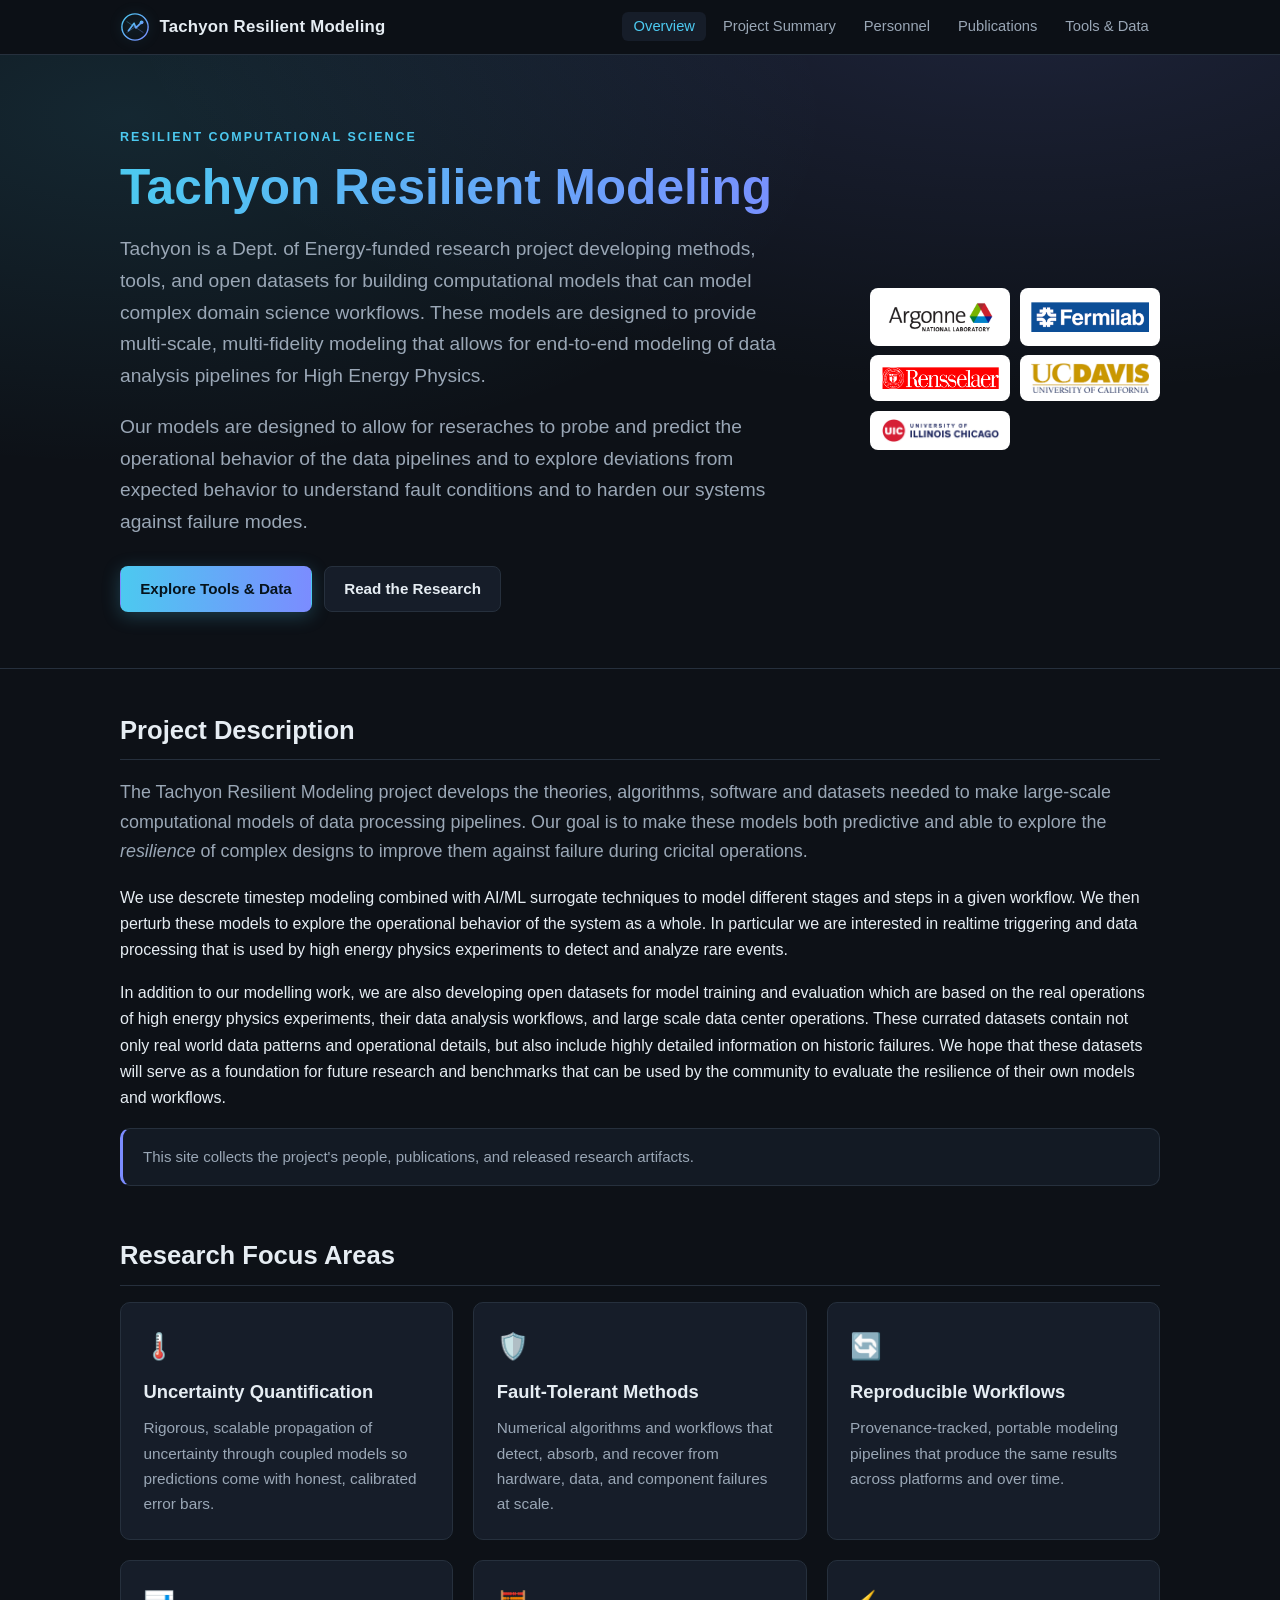
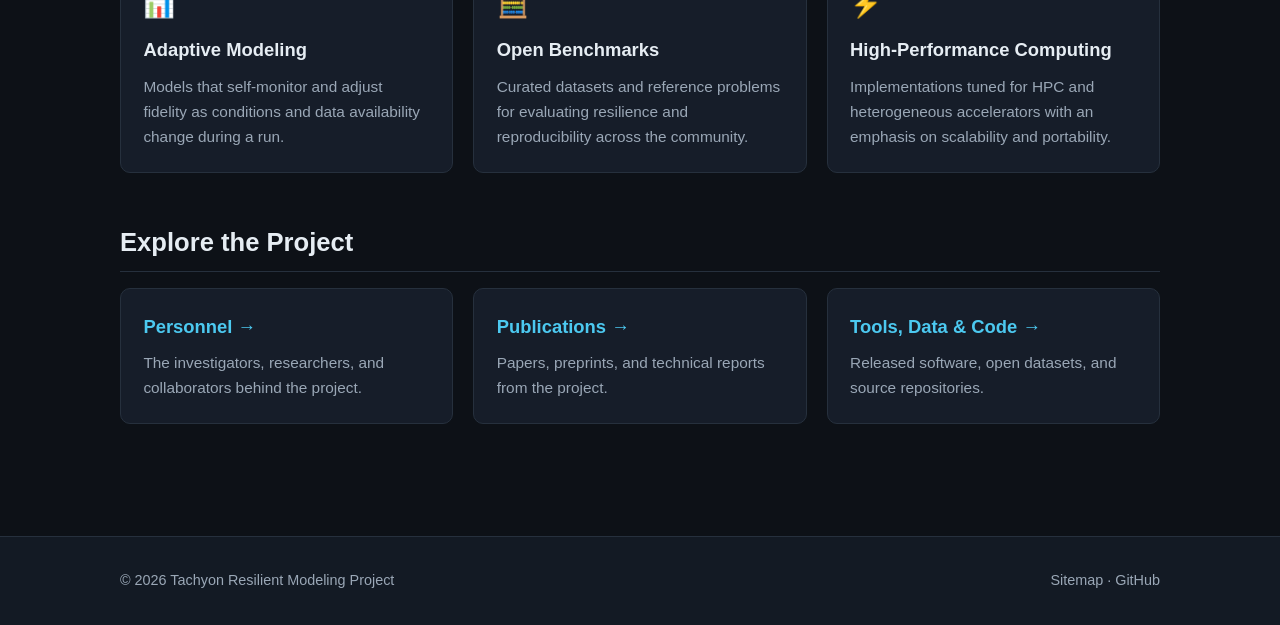
<file: web/index.html>
<!DOCTYPE html>
<html lang="en">
<head>
  <meta charset="UTF-8" />
  <meta name="viewport" content="width=device-width, initial-scale=1.0" />
  <title>Tachyon Resilient Modeling</title>
  <meta name="description" content="Tachyon Resilient Modeling — methods and software for fault-tolerant, uncertainty-aware computational modeling of complex systems." />
  <link rel="icon" type="image/svg+xml" href="assets/logo.svg" />
  <link rel="stylesheet" href="css/style.css" />
</head>
<body>
  <header class="site-header">
    <nav class="nav">
      <a class="brand" href="index.html">
        <img class="logo" src="assets/logo.svg" alt="" />
        Tachyon Resilient Modeling
      </a>
      <button class="nav-toggle" aria-label="Toggle navigation">&#9776;</button>
      <ul class="nav-links">
        <li><a href="index.html">Overview</a></li>
        <li><a href="project-summary.html">Project Summary</a></li>
        <li><a href="personnel.html">Personnel</a></li>
        <li><a href="publications.html">Publications</a></li>
        <li><a href="tools.html">Tools &amp; Data</a></li>
      </ul>
    </nav>
  </header>

  <section class="hero">
    <div class="hero-inner hero-row">
      <div class="hero-content">
        <div class="eyebrow">Resilient Computational Science</div>
        <h1>Tachyon Resilient Modeling</h1>
        <p>
          Tachyon is a Dept. of Energy-funded research project developing methods, tools, and open datasets for building computational models that can model complex domain science workflows.  These models are designed to provide multi-scale, multi-fidelity modeling that allows for end-to-end modeling of data analysis pipelines for High Energy Physics.
          </p>
          <p>
          Our models are designed to allow for reseraches to probe and predict the operational behavior of the data pipelines and to explore deviations from expected behavior to understand fault conditions and to harden our systems against failure modes.
          </p>
        <div class="btn-row">
          <a class="btn btn-primary" href="tools.html">Explore Tools &amp; Data</a>
          <a class="btn btn-ghost" href="publications.html">Read the Research</a>
        </div>
      </div>
      <ul class="partner-logos" aria-label="Partner institutions">
        <li><img src="assets/partners/anl.png" alt="Argonne National Laboratory" /></li>
        <li><img src="assets/partners/fnal.png" alt="Fermilab" /></li>
        <li><img src="assets/partners/rpi.png" alt="Rensselaer Polytechnic Institute" /></li>
        <li><img src="assets/partners/ucdavis.png" alt="UC Davis" /></li>
        <li><img src="assets/partners/uic.png" alt="University of Illinois Chicago" /></li>
      </ul>
      </div>
    </div>
  </section>

  <main>
    <section class="section" id="about">
      <h2>Project Description</h2>
      <p class="lead">
        The Tachyon Resilient Modeling project develops the theories, algorithms, software and datasets needed to make large-scale computational models of data processing pipelines.  Our goal is to 
        make these models both predictive and able to explore the <em>resilience</em> of complex designs to improve them against failure during cricital operations.
      </p>
      <p>
        We use descrete timestep modeling combined with AI/ML surrogate techniques to model different stages and steps in a given workflow.  We then perturb these models to explore the operational behavior of the system as a whole.  In particular we are interested in realtime triggering and data processing that is used by high energy physics experiments to detect and analyze rare events.
      </p>
      <p>
        In addition to our modelling work, we are also developing open datasets for model training and evaluation which are based on the real operations of high energy physics experiments, their data analysis workflows, and large scale data center operations.  These currated datasets contain not only real world data patterns and operational details, but also include highly detailed information on historic failures.  We hope that these datasets will serve as a foundation for future research and benchmarks that can be used by the community to evaluate the resilience of their own models and workflows.
      </p>
      <p class="note">
        This site collects the project's people, publications, and released
        research artifacts. 
      </p>
    </section>

    <section class="section" id="focus">
      <h2>Research Focus Areas</h2>
      <div class="grid grid-3">
        <div class="card">
          <div class="icon">&#127777;&#65039;</div>
          <h3>Uncertainty Quantification</h3>
          <p>
            Rigorous, scalable propagation of uncertainty through coupled models
            so predictions come with honest, calibrated error bars.
          </p>
        </div>
        <div class="card">
          <div class="icon">&#128737;&#65039;</div>
          <h3>Fault-Tolerant Methods</h3>
          <p>
            Numerical algorithms and workflows that detect, absorb, and recover
            from hardware, data, and component failures at scale.
          </p>
        </div>
        <div class="card">
          <div class="icon">&#128260;</div>
          <h3>Reproducible Workflows</h3>
          <p>
            Provenance-tracked, portable modeling pipelines that produce the
            same results across platforms and over time.
          </p>
        </div>
        <div class="card">
          <div class="icon">&#128202;</div>
          <h3>Adaptive Modeling</h3>
          <p>
            Models that self-monitor and adjust fidelity as conditions and data
            availability change during a run.
          </p>
        </div>
        <div class="card">
          <div class="icon">&#129518;</div>
          <h3>Open Benchmarks</h3>
          <p>
            Curated datasets and reference problems for evaluating resilience
            and reproducibility across the community.
          </p>
        </div>
        <div class="card">
          <div class="icon">&#9889;</div>
          <h3>High-Performance Computing</h3>
          <p>
            Implementations tuned for HPC and heterogeneous accelerators with an
            emphasis on scalability and portability.
          </p>
        </div>
      </div>
    </section>

    <section class="section" id="explore">
      <h2>Explore the Project</h2>
      <div class="grid grid-3">
        <a class="card" href="personnel.html">
          <h3>Personnel &rarr;</h3>
          <p>The investigators, researchers, and collaborators behind the project.</p>
        </a>
        <a class="card" href="publications.html">
          <h3>Publications &rarr;</h3>
          <p>Papers, preprints, and technical reports from the project.</p>
        </a>
        <a class="card" href="tools.html">
          <h3>Tools, Data &amp; Code &rarr;</h3>
          <p>Released software, open datasets, and source repositories.</p>
        </a>
      </div>
    </section>
  </main>

  <footer class="site-footer">
    <div class="footer-inner">
      <div>&copy; <span id="year">2026</span> Tachyon Resilient Modeling Project</div>
      <div>
        <a href="sitemap.html">Sitemap</a> &middot;
        <a href="https://github.com/tachyon-org">GitHub</a>
      </div>
    </div>
  </footer>

  <script src="js/main.js"></script>
  <script>document.getElementById("year").textContent = new Date().getFullYear();</script>
</body>
</html>
</file>
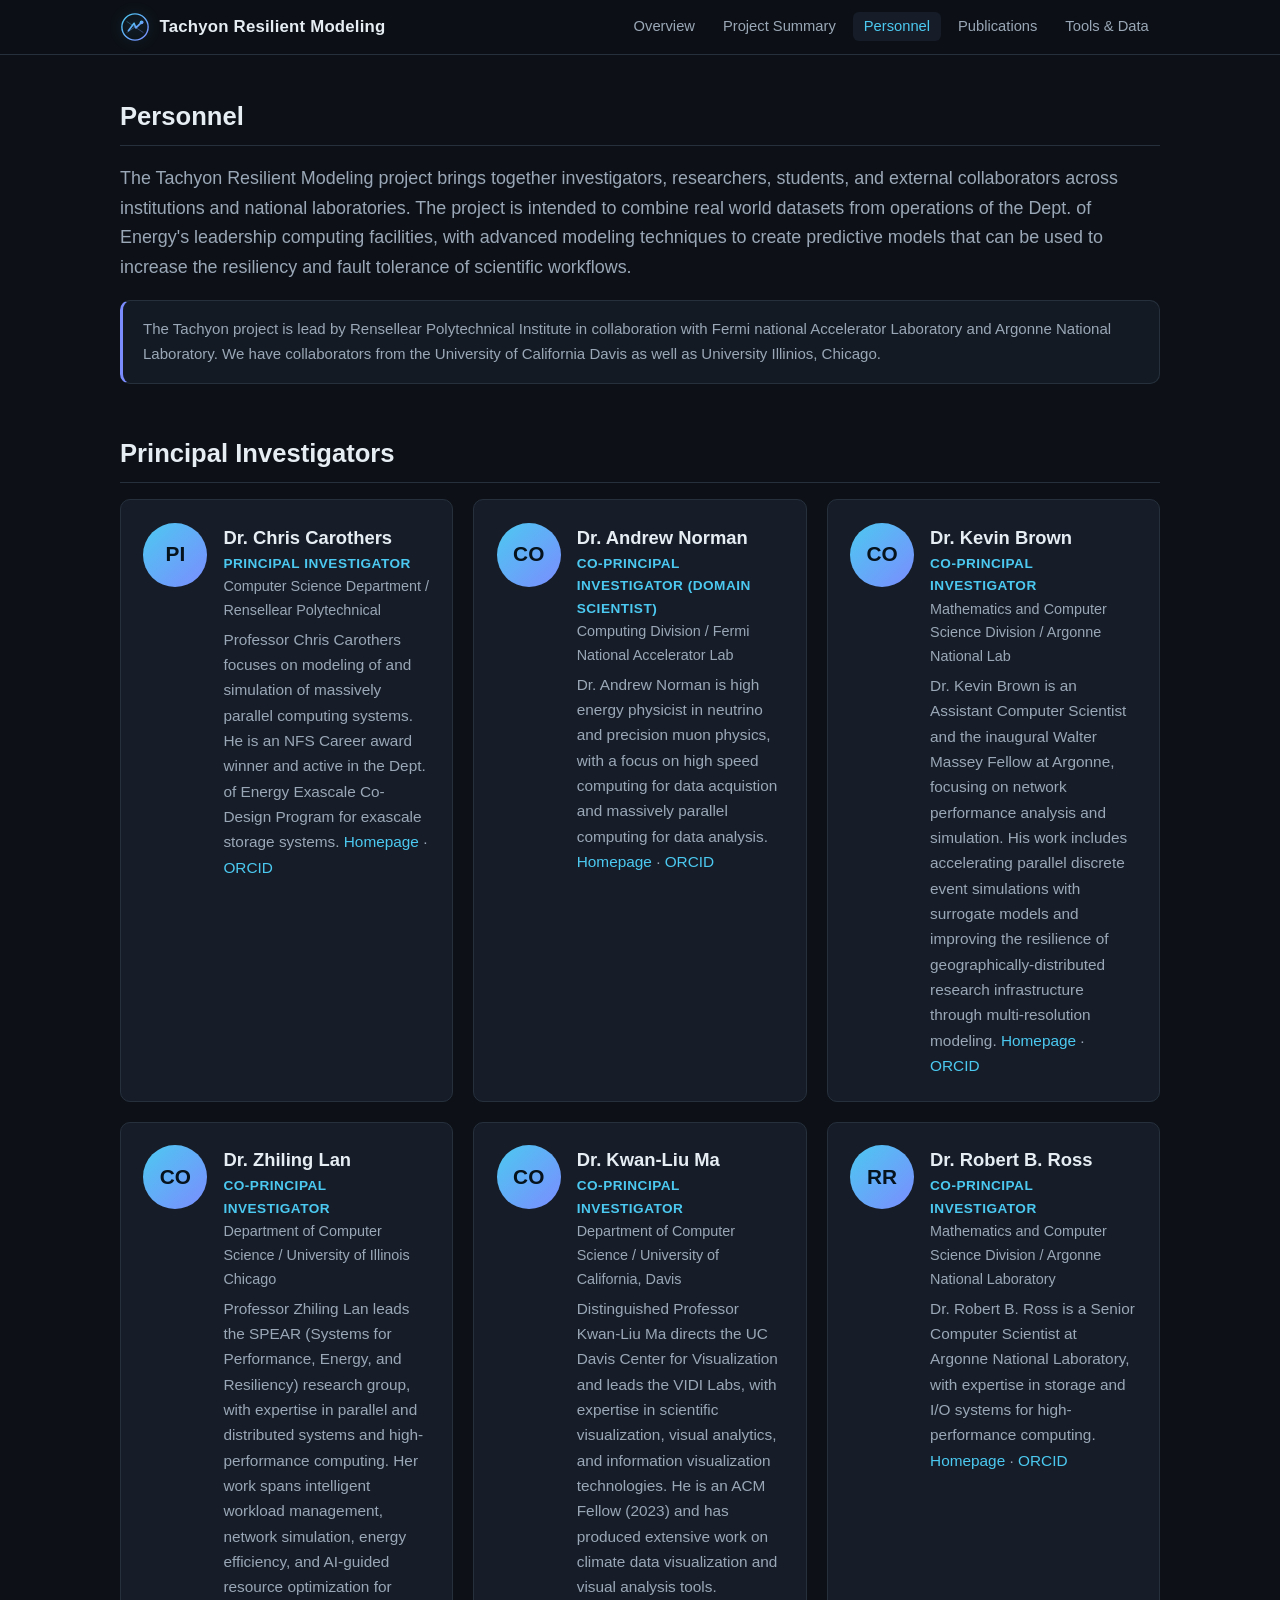
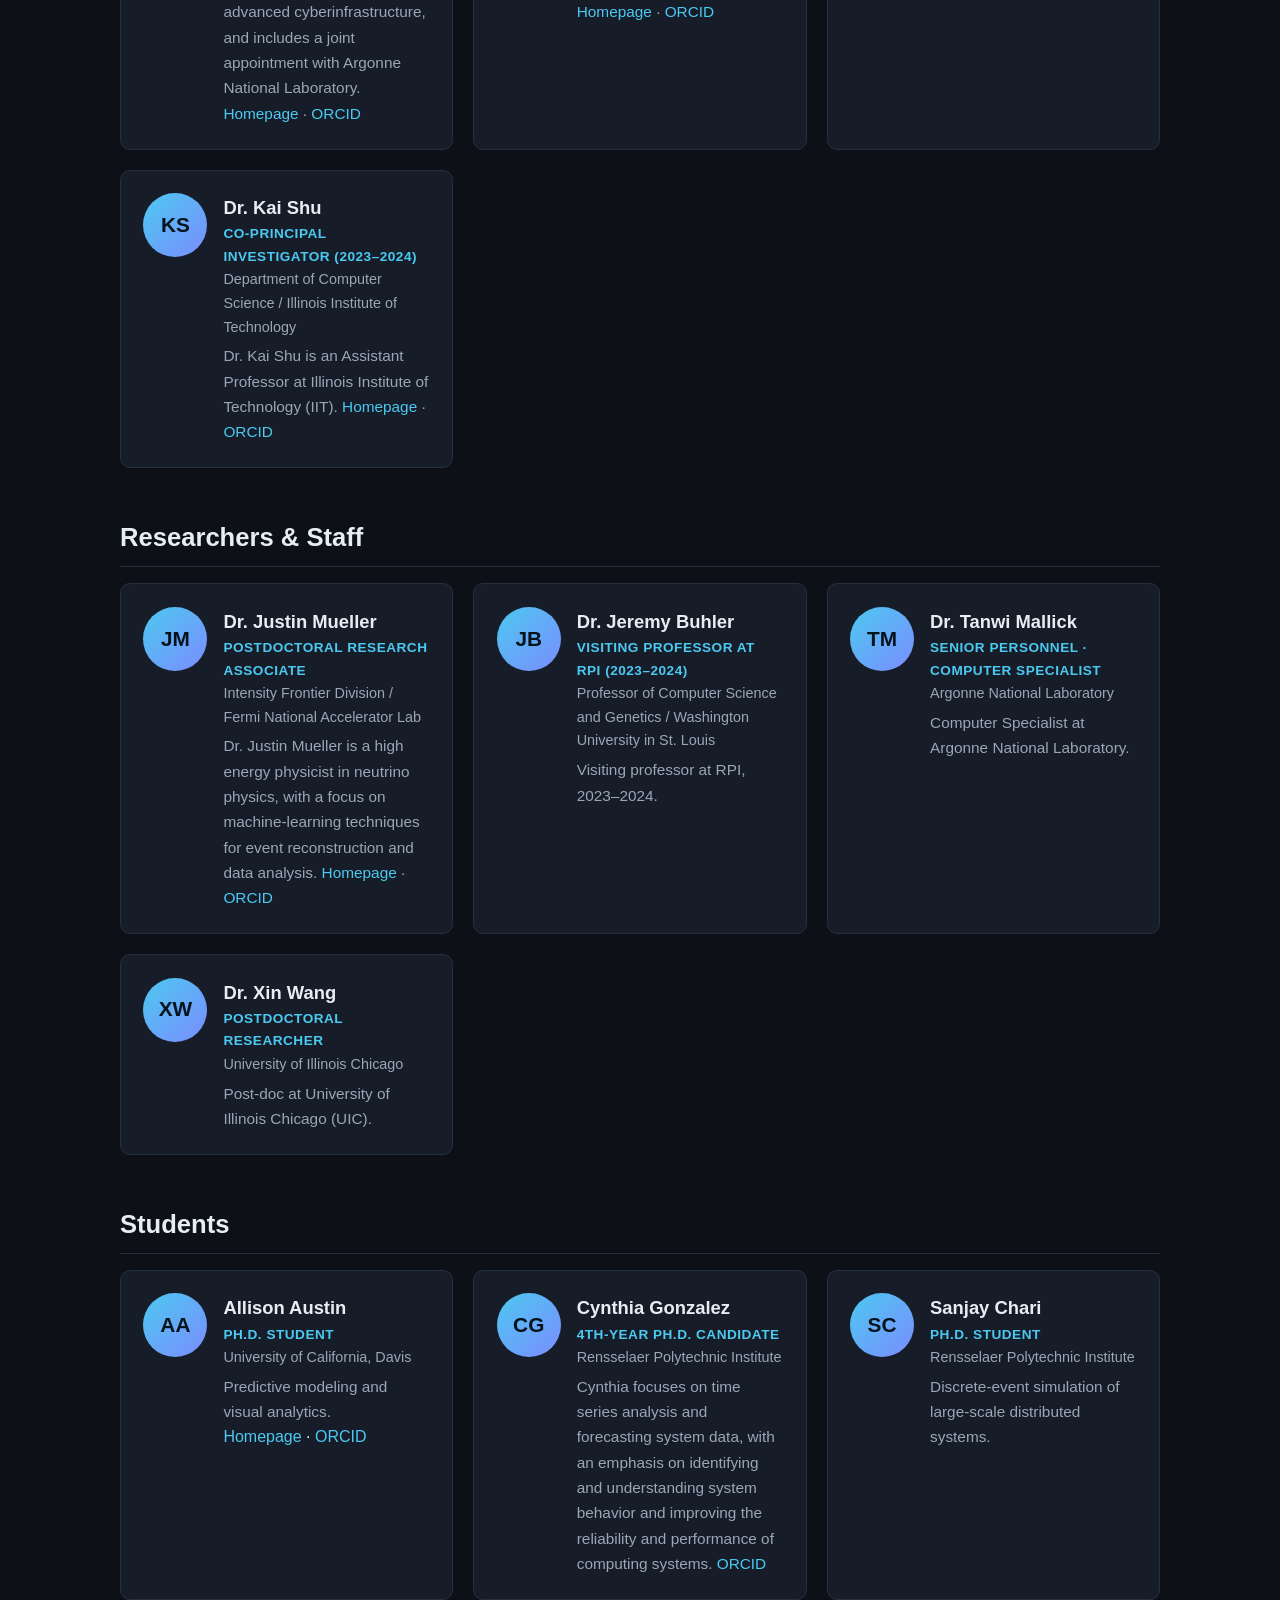
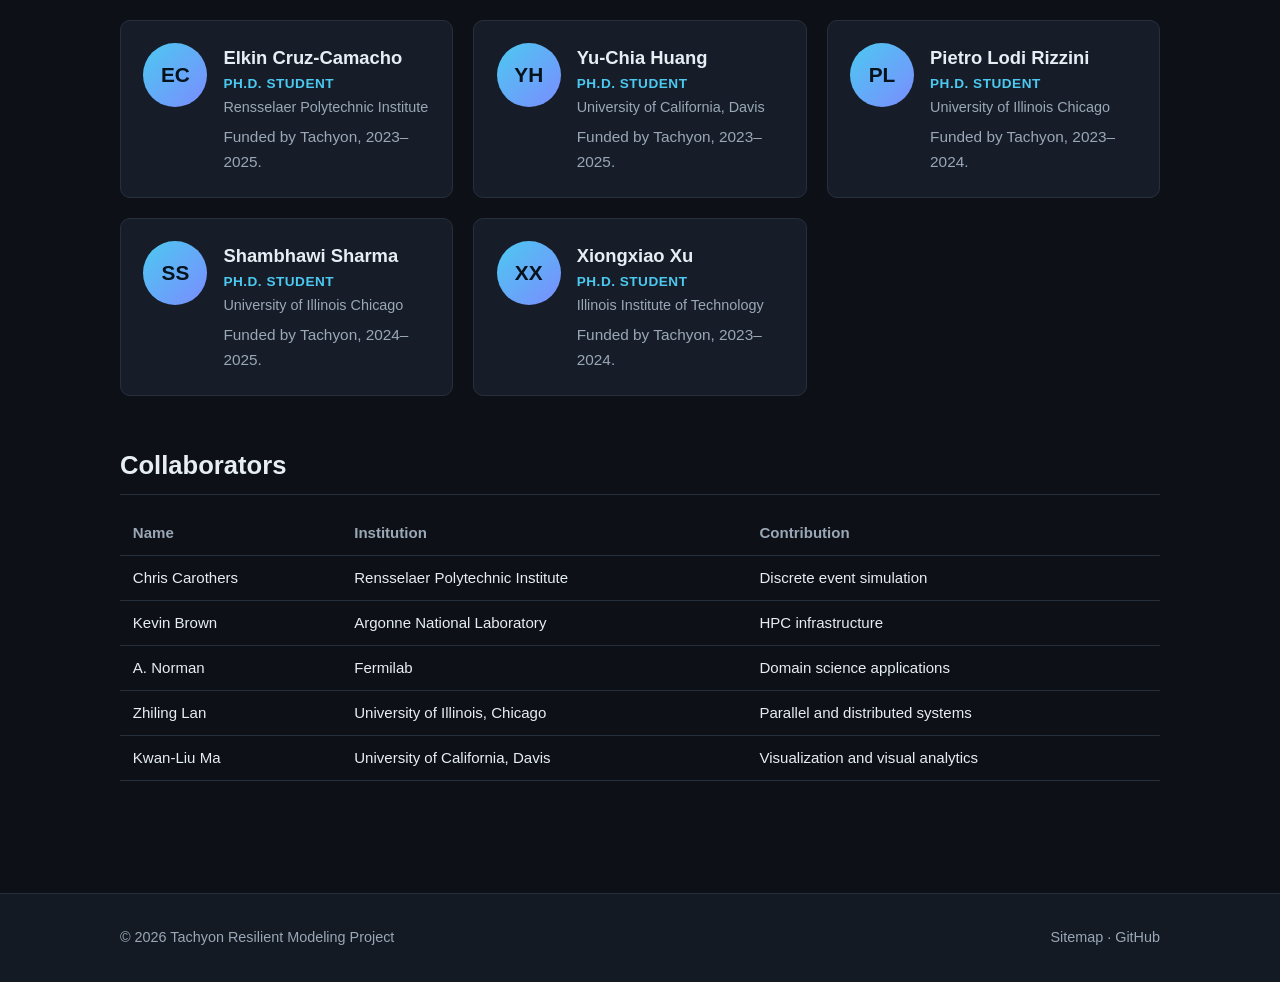
<file: web/personnel.html>
<!DOCTYPE html>
<html lang="en">
<head>
  <meta charset="UTF-8" />
  <meta name="viewport" content="width=device-width, initial-scale=1.0" />
  <title>Personnel — Tachyon Resilient Modeling</title>
  <meta name="description" content="The people behind the Tachyon Resilient Modeling project: principal investigators, researchers, students, and collaborators." />
  <link rel="icon" type="image/svg+xml" href="assets/logo.svg" />
  <link rel="stylesheet" href="css/style.css" />
</head>
<body>
  <header class="site-header">
    <nav class="nav">
      <a class="brand" href="index.html">
        <img class="logo" src="assets/logo.svg" alt="" />
        Tachyon Resilient Modeling
      </a>
      <button class="nav-toggle" aria-label="Toggle navigation">&#9776;</button>
      <ul class="nav-links">
        <li><a href="index.html">Overview</a></li>
        <li><a href="project-summary.html">Project Summary</a></li>
        <li><a href="personnel.html">Personnel</a></li>
        <li><a href="publications.html">Publications</a></li>
        <li><a href="tools.html">Tools &amp; Data</a></li>
      </ul>
    </nav>
  </header>

  <main>
    <section class="section">
      <h2>Personnel</h2>
      <p class="lead">
        The Tachyon Resilient Modeling project brings together investigators,
        researchers, students, and external collaborators across institutions and national laboratories.
        The project is intended to combine real world datasets from operations of the Dept. of Energy's 
        leadership computing facilities, with advanced modeling techniques to create predictive models that
        can be used to increase the resiliency and fault tolerance of scientific workflows.
      </p>
      <p class="note">
        The Tachyon project is lead by Rensellear Polytechnical Institute in collaboration with Fermi national
        Accelerator Laboratory and Argonne National Laboratory.  We have collaborators from the University of California
        Davis as well as University Illinios, Chicago.
      </p>
    </section>

    <section class="section">
      <h2>Principal Investigators</h2>
      <div class="grid grid-2">
        <div class="card">
          <div class="person">
            <div class="avatar">PI</div>
            <div>
              <h3 style="margin-bottom:0">Dr. Chris Carothers</h3>
              <div class="role">Principal Investigator</div>
              <div class="affil">Computer Science Department / Rensellear Polytechnical</div>
              <p>
                Professor Chris Carothers focuses on modeling of and simulation of massively parallel computing systems.
                He is an NFS Career award winner and active in the Dept. of Energy Exascale Co-Design Program for exascale storage systems.
                  <a href="https://faculty.rpi.edu/chris-carothers">Homepage</a> &middot;
                <a href="#">ORCID</a>
              </p>
            </div>
          </div>
        </div>
        <div class="card">
          <div class="person">
            <div class="avatar">CO</div>
            <div>
              <h3 style="margin-bottom:0">Dr. Andrew Norman</h3>
              <div class="role">Co-Principal Investigator (Domain Scientist)</div>
              <div class="affil">Computing Division / Fermi National Accelerator Lab</div>
              <p>
                Dr. Andrew Norman is high energy physicist in neutrino and precision muon physics, with a focus on high
                speed computing for data acquistion and massively parallel computing for data analysis.
                <a href="https://computing.fnal.gov/andrew-norman/">Homepage</a> &middot; <a href="https://orcid.org/0000-0001-8572-956X">ORCID</a>
              </p>
            </div>
          </div>
        </div>
        <div class="card">
          <div class="person">
            <div class="avatar">CO</div>
            <div>
              <h3 style="margin-bottom:0">Dr. Kevin Brown</h3>
              <div class="role">Co-Principal Investigator </div>
              <div class="affil"> Mathematics and Computer Science Division / Argonne National Lab</div>
              <p>
                Dr. Kevin Brown is an Assistant Computer Scientist and the inaugural Walter Massey Fellow at
                Argonne, focusing on network performance analysis and simulation. His work includes
                accelerating parallel discrete event simulations with surrogate models and improving the
                resilience of geographically-distributed research infrastructure through multi-resolution
                modeling.
                <a href="https://www.anl.gov/profile/kevin-a-brown">Homepage</a> &middot; <a href="#">ORCID</a>
              </p>
            </div>
          </div>
        </div>
        <div class="card">
          <div class="person">
            <div class="avatar">CO</div>
            <div>
              <h3 style="margin-bottom:0">Dr. Zhiling Lan</h3>
              <div class="role">Co-Principal Investigator</div>
              <div class="affil">Department of Computer Science / University of Illinois Chicago</div>
              <p>
                Professor Zhiling Lan leads the SPEAR (Systems for Performance, Energy, and Resiliency)
                research group, with expertise in parallel and distributed systems and high-performance
                computing. Her work spans intelligent workload management, network simulation, energy
                efficiency, and AI-guided resource optimization for advanced cyberinfrastructure, and
                includes a joint appointment with Argonne National Laboratory.
                <a href="http://www.cs.uic.edu/~zlan">Homepage</a> &middot; <a href="#">ORCID</a>
              </p>
            </div>
          </div>
        </div>
        <div class="card">
          <div class="person">
            <div class="avatar">CO</div>
            <div>
              <h3 style="margin-bottom:0">Dr. Kwan-Liu Ma</h3>
              <div class="role">Co-Principal Investigator</div>
              <div class="affil">Department of Computer Science / University of California, Davis</div>
              <p>
                Distinguished Professor Kwan-Liu Ma directs the UC Davis Center for Visualization and leads
                the VIDI Labs, with expertise in scientific visualization, visual analytics, and information
                visualization technologies. He is an ACM Fellow (2023) and has produced extensive work on
                climate data visualization and visual analysis tools.
                <a href="https://www.cs.ucdavis.edu/~ma/">Homepage</a> &middot; <a href="#">ORCID</a>
              </p>
            </div>
          </div>
        </div>
        <div class="card">
          <div class="person">
            <div class="avatar">RR</div>
            <div>
              <h3 style="margin-bottom:0">Dr. Robert B. Ross</h3>
              <div class="role">Co-Principal Investigator</div>
              <div class="affil">Mathematics and Computer Science Division / Argonne National Laboratory</div>
              <p>
                Dr. Robert B. Ross is a Senior Computer Scientist at Argonne National Laboratory,
                with expertise in storage and I/O systems for high-performance computing.
                <a href="#">Homepage</a> &middot; <a href="#">ORCID</a>
              </p>
            </div>
          </div>
        </div>
        <div class="card">
          <div class="person">
            <div class="avatar">KS</div>
            <div>
              <h3 style="margin-bottom:0">Dr. Kai Shu</h3>
              <div class="role">Co-Principal Investigator (2023&ndash;2024)</div>
              <div class="affil">Department of Computer Science / Illinois Institute of Technology</div>
              <p>
                Dr. Kai Shu is an Assistant Professor at Illinois Institute of Technology (IIT).
                <a href="#">Homepage</a> &middot; <a href="#">ORCID</a>
              </p>
            </div>
          </div>
        </div>
      </div>
    </section>

    <section class="section">
      <h2>Researchers &amp; Staff</h2>
      <div class="grid grid-2">
        <div class="card">
          <div class="person">
            <div class="avatar">JM</div>
            <div>
              <h3 style="margin-bottom:0">Dr. Justin Mueller</h3>
              <div class="role">Postdoctoral Research Associate</div>
              <div class="affil">Intensity Frontier Division / Fermi National Accelerator Lab</div>
              <p>
                Dr. Justin Mueller is a high energy physicist in neutrino physics, with a focus on machine-learning techniques for event reconstruction and data analysis.
                <a href="#">Homepage</a> &middot; <a href="#">ORCID</a>
              </p>
            </div>
          </div>
        </div>
        <div class="card">
          <div class="person">
            <div class="avatar">JB</div>
            <div>
              <h3 style="margin-bottom:0">Dr. Jeremy Buhler</h3>
              <div class="role">Visiting Professor at RPI (2023&ndash;2024)</div>
              <div class="affil">Professor of Computer Science and Genetics / Washington University in St. Louis</div>
              <p>Visiting professor at RPI, 2023&ndash;2024.</p>
            </div>
          </div>
        </div>
        <div class="card">
          <div class="person">
            <div class="avatar">TM</div>
            <div>
              <h3 style="margin-bottom:0">Dr. Tanwi Mallick</h3>
              <div class="role">Senior Personnel &middot; Computer Specialist</div>
              <div class="affil">Argonne National Laboratory</div>
              <p>Computer Specialist at Argonne National Laboratory.</p>
            </div>
          </div>
        </div>
        <div class="card">
          <div class="person">
            <div class="avatar">XW</div>
            <div>
              <h3 style="margin-bottom:0">Dr. Xin Wang</h3>
              <div class="role">Postdoctoral Researcher</div>
              <div class="affil">University of Illinois Chicago</div>
              <p>Post-doc at University of Illinois Chicago (UIC).</p>
            </div>
          </div>
        </div>
      </div>
    </section>

    <section class="section">
      <h2>Students</h2>
      <div class="grid grid-2">
        <div class="card">
          <div class="person">
            <div class="avatar">AA</div>
            <div>
              <h3 style="margin-bottom:0">Allison Austin</h3>
              <div class="role">Ph.D. Student</div>
              <div class="affil">University of California, Davis</div>
              <p>Predictive modeling and visual analytics.</p>
              <a href="https://allieaus.github.io/">Homepage</a> &middot; <a href="https://orcid.org/0009-0000-3611-5166">ORCID</a>
            </div>
          </div>
        </div>
        <div class="card">
          <div class="person">
            <div class="avatar">CG</div>
            <div>
              <h3 style="margin-bottom:0">Cynthia Gonzalez</h3>
              <div class="role">4th-Year Ph.D. Candidate</div>
              <div class="affil">Rensselaer Polytechnic Institute</div>
              <p>
                Cynthia focuses on time series analysis and forecasting system data,
                with an emphasis on identifying and understanding system behavior and
                improving the reliability and performance of computing systems.
                <a href="https://orcid.org/0009-0003-7503-4248">ORCID</a>
              </p>
            </div>
          </div>
        </div>
        <div class="card">
          <div class="person">
            <div class="avatar">SC</div>
            <div>
              <h3 style="margin-bottom:0">Sanjay Chari</h3>
              <div class="role">Ph.D. Student</div>
              <div class="affil">Rensselaer Polytechnic Institute</div>
              <p>Discrete-event simulation of large-scale distributed systems.</p>
            </div>
          </div>
        </div>
        <div class="card">
          <div class="person">
            <div class="avatar">EC</div>
            <div>
              <h3 style="margin-bottom:0">Elkin Cruz-Camacho</h3>
              <div class="role">Ph.D. Student</div>
              <div class="affil">Rensselaer Polytechnic Institute</div>
              <p>Funded by Tachyon, 2023&ndash;2025.</p>
            </div>
          </div>
        </div>
        <div class="card">
          <div class="person">
            <div class="avatar">YH</div>
            <div>
              <h3 style="margin-bottom:0">Yu-Chia Huang</h3>
              <div class="role">Ph.D. Student</div>
              <div class="affil">University of California, Davis</div>
              <p>Funded by Tachyon, 2023&ndash;2025.</p>
            </div>
          </div>
        </div>
        <div class="card">
          <div class="person">
            <div class="avatar">PL</div>
            <div>
              <h3 style="margin-bottom:0">Pietro Lodi Rizzini</h3>
              <div class="role">Ph.D. Student</div>
              <div class="affil">University of Illinois Chicago</div>
              <p>Funded by Tachyon, 2023&ndash;2024.</p>
            </div>
          </div>
        </div>
        <div class="card">
          <div class="person">
            <div class="avatar">SS</div>
            <div>
              <h3 style="margin-bottom:0">Shambhawi Sharma</h3>
              <div class="role">Ph.D. Student</div>
              <div class="affil">University of Illinois Chicago</div>
              <p>Funded by Tachyon, 2024&ndash;2025.</p>
            </div>
          </div>
        </div>
        <div class="card">
          <div class="person">
            <div class="avatar">XX</div>
            <div>
              <h3 style="margin-bottom:0">Xiongxiao Xu</h3>
              <div class="role">Ph.D. Student</div>
              <div class="affil">Illinois Institute of Technology</div>
              <p>Funded by Tachyon, 2023&ndash;2024.</p>
            </div>
          </div>
        </div>
      </div>
    </section>

    <section class="section">
      <h2>Collaborators</h2>
      <div class="table-wrap">
        <table>
          <thead>
            <tr><th>Name</th><th>Institution</th><th>Contribution</th></tr>
          </thead>
          <tbody>
            <tr><td>Chris Carothers</td><td>Rensselaer Polytechnic Institute</td><td>Discrete event simulation</td></tr>
            <tr><td>Kevin Brown</td><td>Argonne National Laboratory</td><td>HPC infrastructure</td></tr>
            <tr><td>A. Norman</td><td>Fermilab</td><td>Domain science applications</td></tr>
            <tr><td>Zhiling Lan</td><td>University of Illinois, Chicago</td><td>Parallel and distributed systems</td></tr>
            <tr><td>Kwan-Liu Ma</td><td>University of California, Davis</td><td>Visualization and visual analytics</td></tr>  
          </tbody>
        </table>
      </div>
    </section>
  </main>

  <footer class="site-footer">
    <div class="footer-inner">
      <div>&copy; <span id="year">2026</span> Tachyon Resilient Modeling Project</div>
      <div>
        <a href="sitemap.html">Sitemap</a> &middot;
        <a href="https://github.com/tachyon-org">GitHub</a>
      </div>
    </div>
  </footer>

  <script src="js/main.js"></script>
  <script>document.getElementById("year").textContent = new Date().getFullYear();</script>
</body>
</html>
</file>
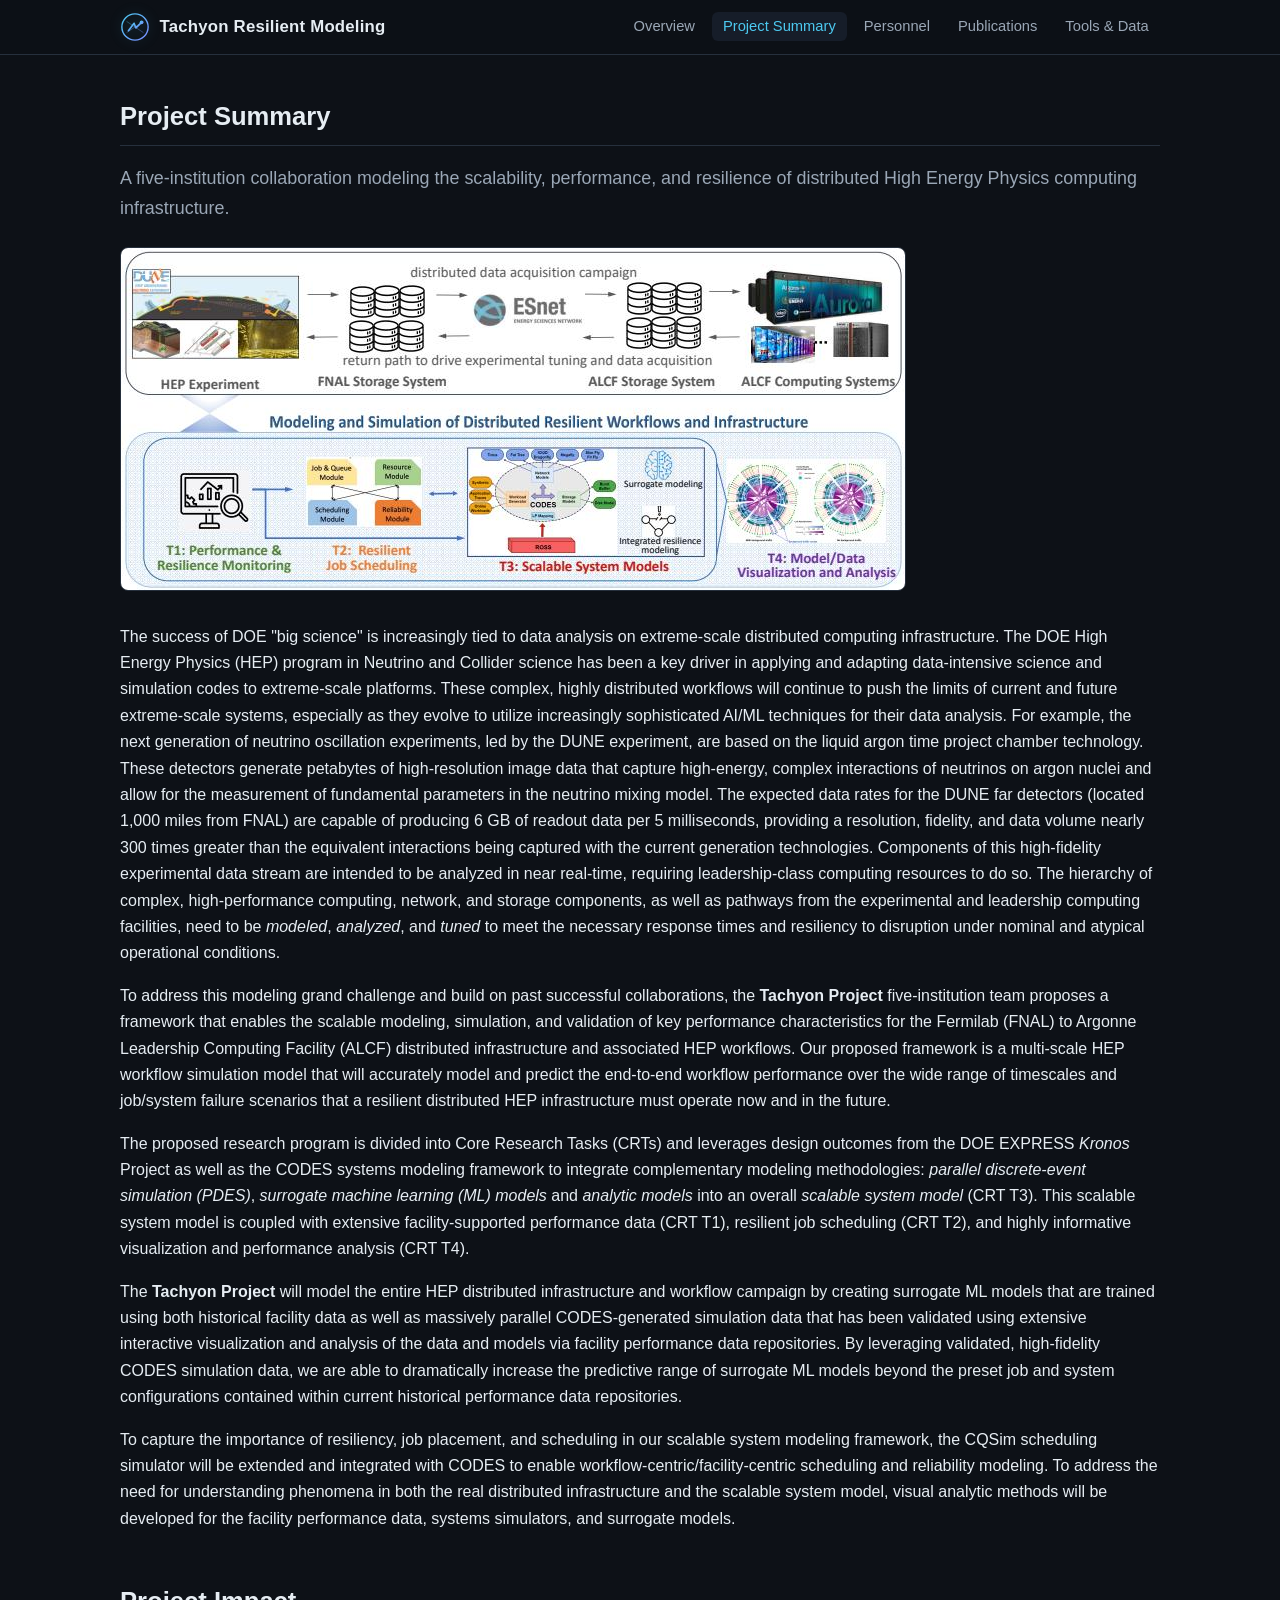
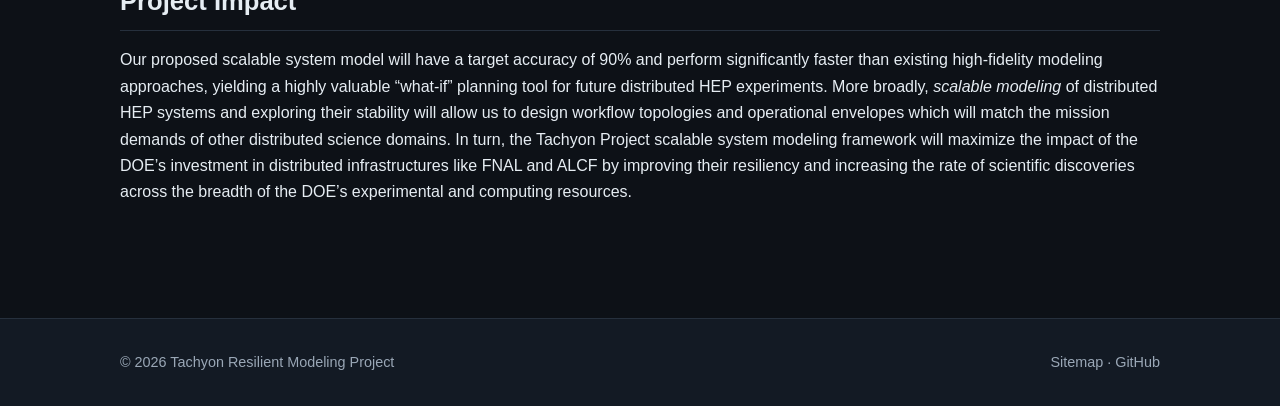
<file: web/project-summary.html>
<!DOCTYPE html>
<html lang="en">
<head>
  <meta charset="UTF-8" />
  <meta name="viewport" content="width=device-width, initial-scale=1.0" />
  <title>Project Summary — Tachyon Resilient Modeling</title>
  <meta name="description" content="Project summary for the Tachyon Resilient Modeling project: modeling and simulating resilient, distributed HEP computing infrastructure." />
  <link rel="icon" type="image/svg+xml" href="assets/logo.svg" />
  <link rel="stylesheet" href="css/style.css" />
</head>
<body>
  <header class="site-header">
    <nav class="nav">
      <a class="brand" href="index.html">
        <img class="logo" src="assets/logo.svg" alt="" />
        Tachyon Resilient Modeling
      </a>
      <button class="nav-toggle" aria-label="Toggle navigation">&#9776;</button>
      <ul class="nav-links">
        <li><a href="index.html">Overview</a></li>
        <li><a href="project-summary.html">Project Summary</a></li>
        <li><a href="personnel.html">Personnel</a></li>
        <li><a href="publications.html">Publications</a></li>
        <li><a href="tools.html">Tools &amp; Data</a></li>
      </ul>
    </nav>
  </header>

  <main>
    <section class="section">
      <h2>Project Summary</h2>
      <p class="lead">
        A five-institution collaboration modeling the scalability, performance, and
        resilience of distributed High Energy Physics computing infrastructure.
      </p>
      <figure style="margin: 1.5rem 0;">
        <img src="assets/images/abstract.jpg" alt="Diagram summarizing the modeling stages proposed by the Tachyon Project" style="max-width:100%; height:auto; border-radius: 8px; border: 1px solid var(--border);" />
      </figure>
      <p>
        The success of DOE "big science" is increasingly tied to data analysis on
        extreme-scale distributed computing infrastructure. The DOE High Energy Physics
        (HEP) program in Neutrino and Collider science has been a key driver in applying
        and adapting data-intensive science and simulation codes to extreme-scale
        platforms. These complex, highly distributed workflows will continue to push the
        limits of current and future extreme-scale systems, especially as they evolve to
        utilize increasingly sophisticated AI/ML techniques for their data analysis. For
        example, the next generation of neutrino oscillation experiments, led by the DUNE
        experiment, are based on the liquid argon time project chamber technology. These
        detectors generate petabytes of high-resolution image data that capture
        high-energy, complex interactions of neutrinos on argon nuclei and allow for the
        measurement of fundamental parameters in the neutrino mixing model. The expected
        data rates for the DUNE far detectors (located 1,000 miles from FNAL) are capable
        of producing 6 GB of readout data per 5 milliseconds, providing a resolution,
        fidelity, and data volume nearly 300 times greater than the equivalent
        interactions being captured with the current generation technologies. Components
        of this high-fidelity experimental data stream are intended to be analyzed in
        near real-time, requiring leadership-class computing resources to do so. The
        hierarchy of complex, high-performance computing, network, and storage
        components, as well as pathways from the experimental and leadership computing
        facilities, need to be <em>modeled</em>, <em>analyzed</em>, and <em>tuned</em> to
        meet the necessary response times and resiliency to disruption under nominal and
        atypical operational conditions.
      </p>
      <p>
        To address this modeling grand challenge and build on past successful
        collaborations, the <strong>Tachyon Project</strong> five-institution team
        proposes a framework that enables the scalable modeling, simulation, and
        validation of key performance characteristics for the Fermilab (FNAL) to Argonne
        Leadership Computing Facility (ALCF) distributed infrastructure and associated
        HEP workflows. Our proposed framework is a multi-scale HEP workflow simulation
        model that will accurately model and predict the end-to-end workflow performance
        over the wide range of timescales and job/system failure scenarios that a
        resilient distributed HEP infrastructure must operate now and in the future.
      </p>
      <p>
        The proposed research program is divided into Core Research Tasks (CRTs) and
        leverages design outcomes from the DOE EXPRESS <em>Kronos</em> Project as well as
        the CODES systems modeling framework to integrate complementary modeling
        methodologies: <em>parallel discrete-event simulation (PDES)</em>,
        <em>surrogate machine learning (ML) models</em> and <em>analytic models</em> into
        an overall <em>scalable system model</em> (CRT T3). This scalable system model is
        coupled with extensive facility-supported performance data (CRT T1), resilient
        job scheduling (CRT T2), and highly informative visualization and performance
        analysis (CRT T4).
      </p>
      <p>
        The <strong>Tachyon Project</strong> will model the entire HEP distributed
        infrastructure and workflow campaign by creating surrogate ML models that are
        trained using both historical facility data as well as massively parallel
        CODES-generated simulation data that has been validated using extensive
        interactive visualization and analysis of the data and models via facility
        performance data repositories. By leveraging validated, high-fidelity CODES
        simulation data, we are able to dramatically increase the predictive range of
        surrogate ML models beyond the preset job and system configurations contained
        within current historical performance data repositories.
      </p>
      <p>
        To capture the importance of resiliency, job placement, and scheduling in our
        scalable system modeling framework, the CQSim scheduling simulator will be
        extended and integrated with CODES to enable workflow-centric/facility-centric
        scheduling and reliability modeling. To address the need for understanding
        phenomena in both the real distributed infrastructure and the scalable system
        model, visual analytic methods will be developed for the facility performance
        data, systems simulators, and surrogate models.
      </p>
    </section>

    <section class="section">
      <h2>Project Impact</h2>
      <p>
        Our proposed scalable system model will have a target accuracy of 90% and
        perform significantly faster than existing high-fidelity modeling approaches,
        yielding a highly valuable &ldquo;what-if&rdquo; planning tool for future
        distributed HEP experiments. More broadly, <em>scalable modeling</em> of
        distributed HEP systems and exploring their stability will allow us to design
        workflow topologies and operational envelopes which will match the mission
        demands of other distributed science domains. In turn, the Tachyon Project
        scalable system modeling framework will maximize the impact of the DOE&rsquo;s
        investment in distributed infrastructures like FNAL and ALCF by improving their
        resiliency and increasing the rate of scientific discoveries across the breadth
        of the DOE&rsquo;s experimental and computing resources.
      </p>
    </section>
  </main>

  <footer class="site-footer">
    <div class="footer-inner">
      <div>&copy; <span id="year">2026</span> Tachyon Resilient Modeling Project</div>
      <div>
        <a href="sitemap.html">Sitemap</a> &middot;
        <a href="https://github.com/tachyon-org">GitHub</a>
      </div>
    </div>
  </footer>

  <script src="js/main.js"></script>
  <script>document.getElementById("year").textContent = new Date().getFullYear();</script>
</body>
</html>
</file>
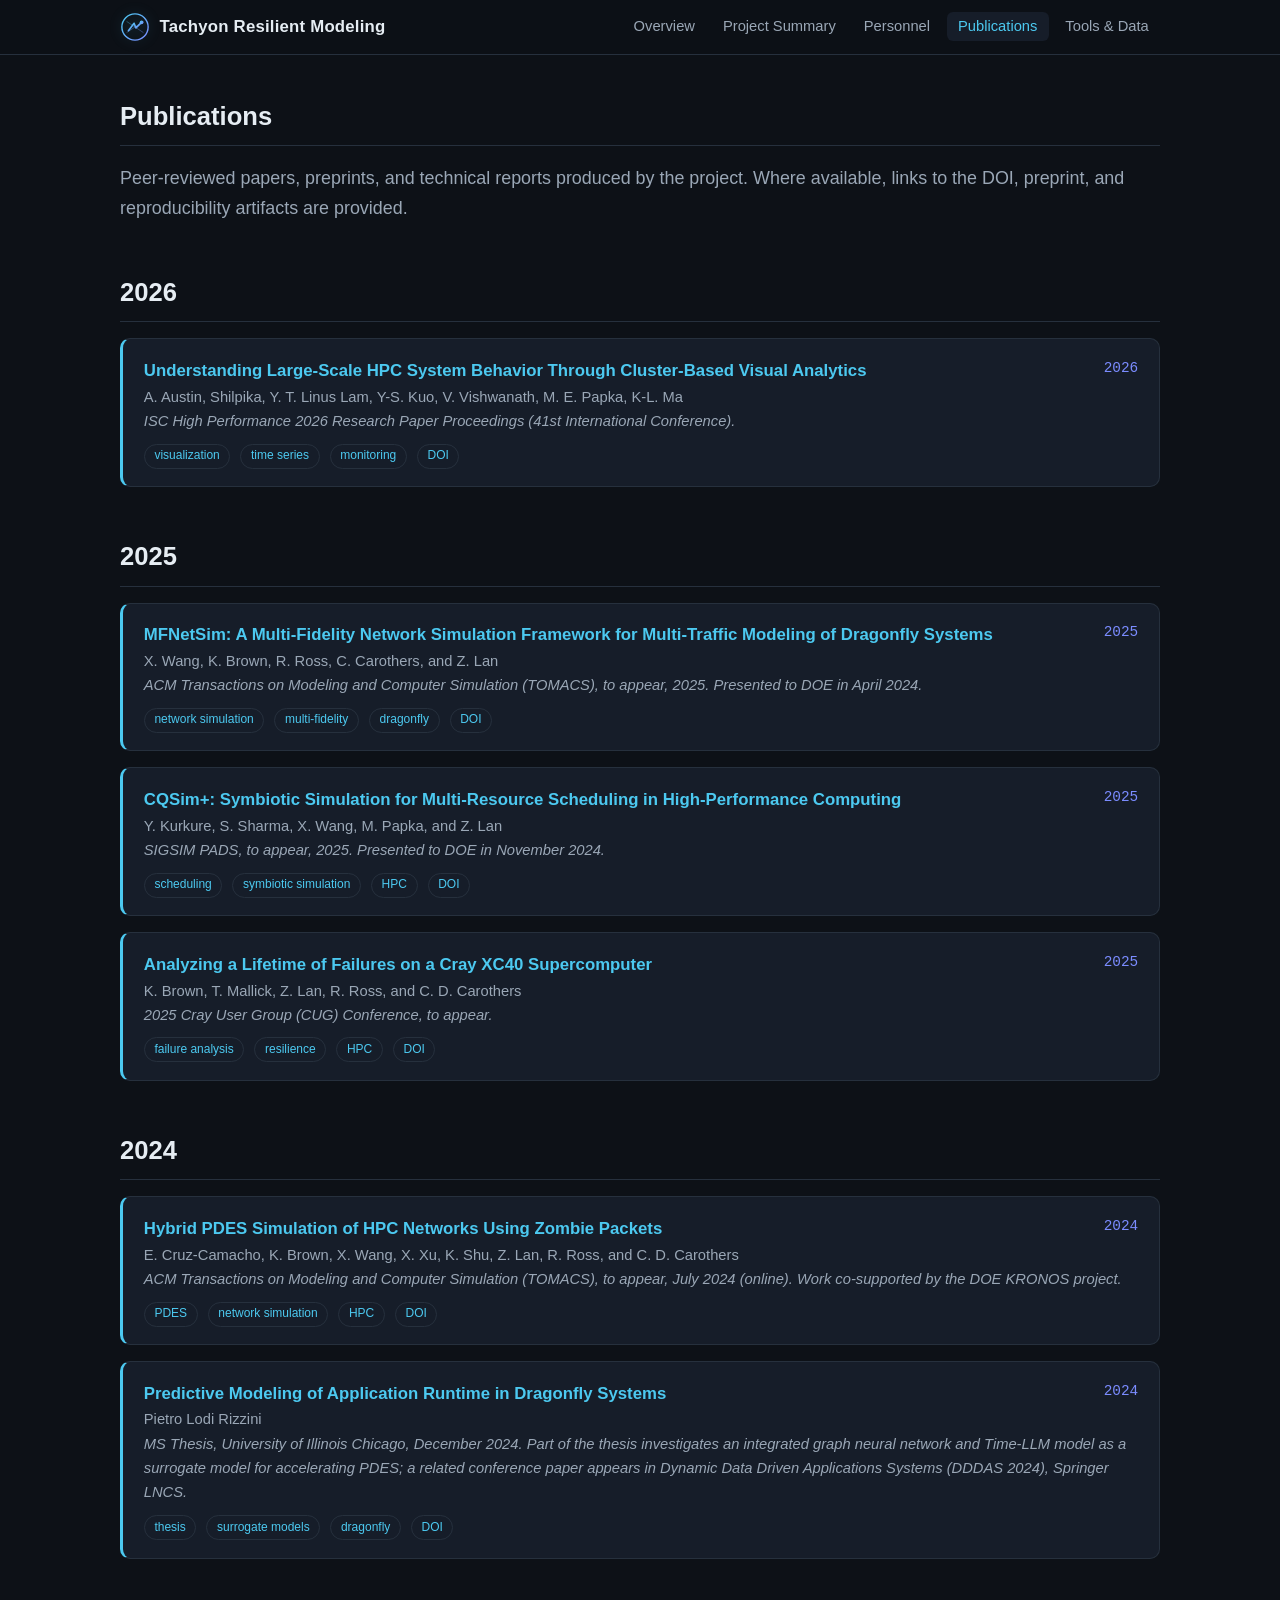
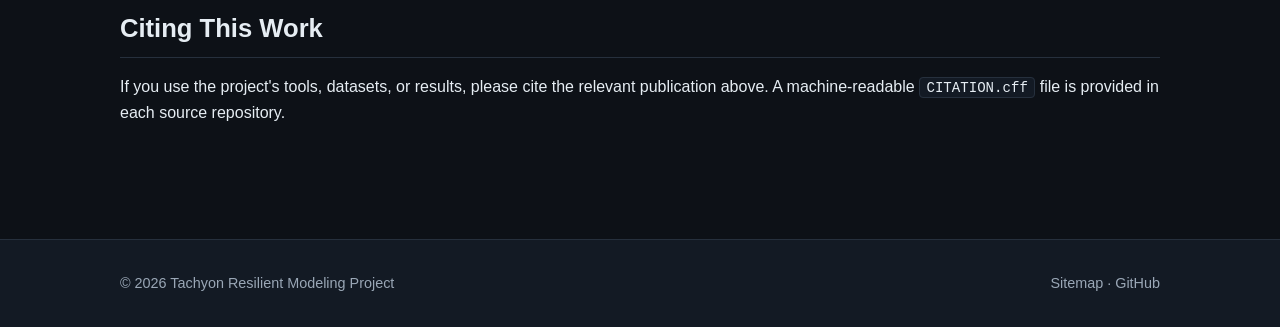
<file: web/publications.html>
<!DOCTYPE html>
<html lang="en">
<head>
  <meta charset="UTF-8" />
  <meta name="viewport" content="width=device-width, initial-scale=1.0" />
  <title>Publications — Tachyon Resilient Modeling</title>
  <meta name="description" content="Papers, preprints, and technical reports from the Tachyon Resilient Modeling project." />
  <link rel="icon" type="image/svg+xml" href="assets/logo.svg" />
  <link rel="stylesheet" href="css/style.css" />
</head>
<body>
  <header class="site-header">
    <nav class="nav">
      <a class="brand" href="index.html">
        <img class="logo" src="assets/logo.svg" alt="" />
        Tachyon Resilient Modeling
      </a>
      <button class="nav-toggle" aria-label="Toggle navigation">&#9776;</button>
      <ul class="nav-links">
        <li><a href="index.html">Overview</a></li>
        <li><a href="project-summary.html">Project Summary</a></li>
        <li><a href="personnel.html">Personnel</a></li>
        <li><a href="publications.html">Publications</a></li>
        <li><a href="tools.html">Tools &amp; Data</a></li>
      </ul>
    </nav>
  </header>

  <main>
    <section class="section">
      <h2>Publications</h2>
      <p class="lead">
        Peer-reviewed papers, preprints, and technical reports produced by the
        project. Where available, links to the DOI, preprint, and reproducibility
        artifacts are provided.
      </p>
    </section>

     <section class="section">
      <h2>2026</h2>
      <ul class="pub-list">
        <li class="pub">
          <span class="year-badge">2026</span>
          <div class="title">
            <a href="https://doi.org/10.23919/ISC.2026.11520496">Understanding Large-Scale HPC System Behavior Through Cluster-Based Visual Analytics</a>
          </div>
          <div class="authors">A. Austin, Shilpika, Y. T. Linus Lam, Y-S. Kuo, V. Vishwanath, M. E. Papka, K-L. Ma</div>
          <div class="venue">ISC High Performance 2026 Research Paper Proceedings (41st International Conference).</div>
          <div class="tags">
            <span class="tag">visualization</span>
            <span class="tag">time series</span>
            <span class="tag">monitoring</span>
            <a class="tag" href="https://doi.org/10.23919/ISC.2026.11520496">DOI</a>
          </div>
        </li>
      </ul>
    </section>

    <section class="section">
      <h2>2025</h2>
      <ul class="pub-list">
        <li class="pub">
          <span class="year-badge">2025</span>
          <div class="title">
            <a href="https://doi.org/10.1145/3729424">MFNetSim: A Multi-Fidelity Network Simulation Framework for Multi-Traffic Modeling of Dragonfly Systems</a>
          </div>
          <div class="authors">X. Wang, K. Brown, R. Ross, C. Carothers, and Z. Lan</div>
          <div class="venue">ACM Transactions on Modeling and Computer Simulation (TOMACS), to appear, 2025. Presented to DOE in April 2024.</div>
          <div class="tags">
            <span class="tag">network simulation</span>
            <span class="tag">multi-fidelity</span>
            <span class="tag">dragonfly</span>
            <a class="tag" href="https://doi.org/10.1145/3729424">DOI</a>
          </div>
        </li>
        <li class="pub">
          <span class="year-badge">2025</span>
          <div class="title">
            <a href="https://doi.org/10.1145/3726301.3728404">CQSim+: Symbiotic Simulation for Multi-Resource Scheduling in High-Performance Computing</a>
          </div>
          <div class="authors">Y. Kurkure, S. Sharma, X. Wang, M. Papka, and Z. Lan</div>
          <div class="venue">SIGSIM PADS, to appear, 2025. Presented to DOE in November 2024.</div>
          <div class="tags">
            <span class="tag">scheduling</span>
            <span class="tag">symbiotic simulation</span>
            <span class="tag">HPC</span>
            <a class="tag" href="https://doi.org/10.1145/3726301.3728404">DOI</a>
          </div>
        </li>
        <li class="pub">
          <span class="year-badge">2025</span>
          <div class="title">
            <a href="https://doi.org/10.1145/3757348.3757360">Analyzing a Lifetime of Failures on a Cray XC40 Supercomputer</a>
          </div>
          <div class="authors">K. Brown, T. Mallick, Z. Lan, R. Ross, and C. D. Carothers</div>
          <div class="venue">2025 Cray User Group (CUG) Conference, to appear.</div>
          <div class="tags">
            <span class="tag">failure analysis</span>
            <span class="tag">resilience</span>
            <span class="tag">HPC</span>
            <a class="tag" href="https://doi.org/10.1145/3757348.3757360">DOI</a>
          </div>
        </li>
      </ul>
    </section>

    <section class="section">
      <h2>2024</h2>
      <ul class="pub-list">
        <li class="pub">
          <span class="year-badge">2024</span>
          <div class="title">
            <a href="https://doi.org/10.1145/3682060">Hybrid PDES Simulation of HPC Networks Using Zombie Packets</a>
          </div>
          <div class="authors">E. Cruz-Camacho, K. Brown, X. Wang, X. Xu, K. Shu, Z. Lan, R. Ross, and C. D. Carothers</div>
          <div class="venue">ACM Transactions on Modeling and Computer Simulation (TOMACS), to appear, July 2024 (online). Work co-supported by the DOE KRONOS project.</div>
          <div class="tags">
            <span class="tag">PDES</span>
            <span class="tag">network simulation</span>
            <span class="tag">HPC</span>
            <a class="tag" href="https://doi.org/10.1145/3682060">DOI</a>
          </div>
        </li>
        <li class="pub">
          <span class="year-badge">2024</span>
          <div class="title">
            <a href="https://doi.org/10.1007/978-3-031-94895-4_39">Predictive Modeling of Application Runtime in Dragonfly Systems</a>
          </div>
          <div class="authors">Pietro Lodi Rizzini</div>
          <div class="venue">MS Thesis, University of Illinois Chicago, December 2024. Part of the thesis investigates an integrated graph neural network and Time-LLM model as a surrogate model for accelerating PDES; a related conference paper appears in Dynamic Data Driven Applications Systems (DDDAS 2024), Springer LNCS.</div>
          <div class="tags">
            <span class="tag">thesis</span>
            <span class="tag">surrogate models</span>
            <span class="tag">dragonfly</span>
            <a class="tag" href="https://doi.org/10.1007/978-3-031-94895-4_39">DOI</a>
          </div>
        </li>
      </ul>
    </section>

    <section class="section">
      <h2>Citing This Work</h2>
      <p>
        If you use the project's tools, datasets, or results, please cite the
        relevant publication above. A machine-readable
        <code>CITATION.cff</code> file is provided in each source repository.
      </p>
    </section>
  </main>

  <footer class="site-footer">
    <div class="footer-inner">
      <div>&copy; <span id="year">2026</span> Tachyon Resilient Modeling Project</div>
      <div>
        <a href="sitemap.html">Sitemap</a> &middot;
        <a href="https://github.com/tachyon-org">GitHub</a>
      </div>
    </div>
  </footer>

  <script src="js/main.js"></script>
  <script>document.getElementById("year").textContent = new Date().getFullYear();</script>
</body>
</html>
</file>
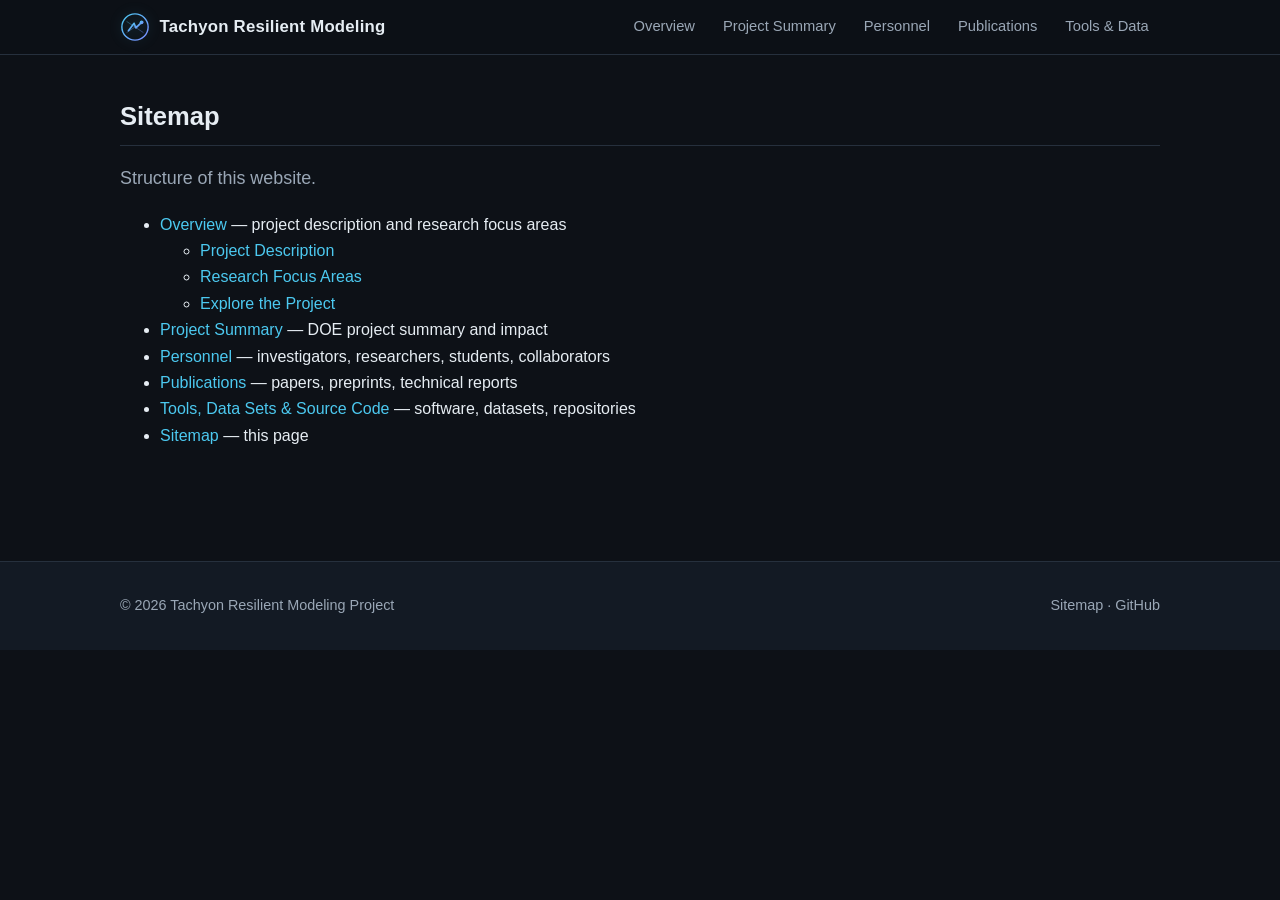
<file: web/sitemap.html>
<!DOCTYPE html>
<html lang="en">
<head>
  <meta charset="UTF-8" />
  <meta name="viewport" content="width=device-width, initial-scale=1.0" />
  <title>Sitemap — Tachyon Resilient Modeling</title>
  <meta name="description" content="Structure of the Tachyon Resilient Modeling website." />
  <link rel="icon" type="image/svg+xml" href="assets/logo.svg" />
  <link rel="stylesheet" href="css/style.css" />
</head>
<body>
  <header class="site-header">
    <nav class="nav">
      <a class="brand" href="index.html">
        <img class="logo" src="assets/logo.svg" alt="" />
        Tachyon Resilient Modeling
      </a>
      <button class="nav-toggle" aria-label="Toggle navigation">&#9776;</button>
      <ul class="nav-links">
        <li><a href="index.html">Overview</a></li>
        <li><a href="project-summary.html">Project Summary</a></li>
        <li><a href="personnel.html">Personnel</a></li>
        <li><a href="publications.html">Publications</a></li>
        <li><a href="tools.html">Tools &amp; Data</a></li>
      </ul>
    </nav>
  </header>

  <main>
    <section class="section">
      <h2>Sitemap</h2>
      <p class="lead">Structure of this website.</p>
      <ul>
        <li><a href="index.html">Overview</a> &mdash; project description and research focus areas
          <ul>
            <li><a href="index.html#about">Project Description</a></li>
            <li><a href="index.html#focus">Research Focus Areas</a></li>
            <li><a href="index.html#explore">Explore the Project</a></li>
          </ul>
        </li>
        <li><a href="project-summary.html">Project Summary</a> &mdash; DOE project summary and impact</li>
        <li><a href="personnel.html">Personnel</a> &mdash; investigators, researchers, students, collaborators</li>
        <li><a href="publications.html">Publications</a> &mdash; papers, preprints, technical reports</li>
        <li><a href="tools.html">Tools, Data Sets &amp; Source Code</a> &mdash; software, datasets, repositories</li>
        <li><a href="sitemap.html">Sitemap</a> &mdash; this page</li>
      </ul>
    </section>
  </main>

  <footer class="site-footer">
    <div class="footer-inner">
      <div>&copy; <span id="year">2026</span> Tachyon Resilient Modeling Project</div>
      <div>
        <a href="sitemap.html">Sitemap</a> &middot;
        <a href="https://github.com/tachyon-org">GitHub</a>
      </div>
    </div>
  </footer>

  <script src="js/main.js"></script>
  <script>document.getElementById("year").textContent = new Date().getFullYear();</script>
</body>
</html>
</file>
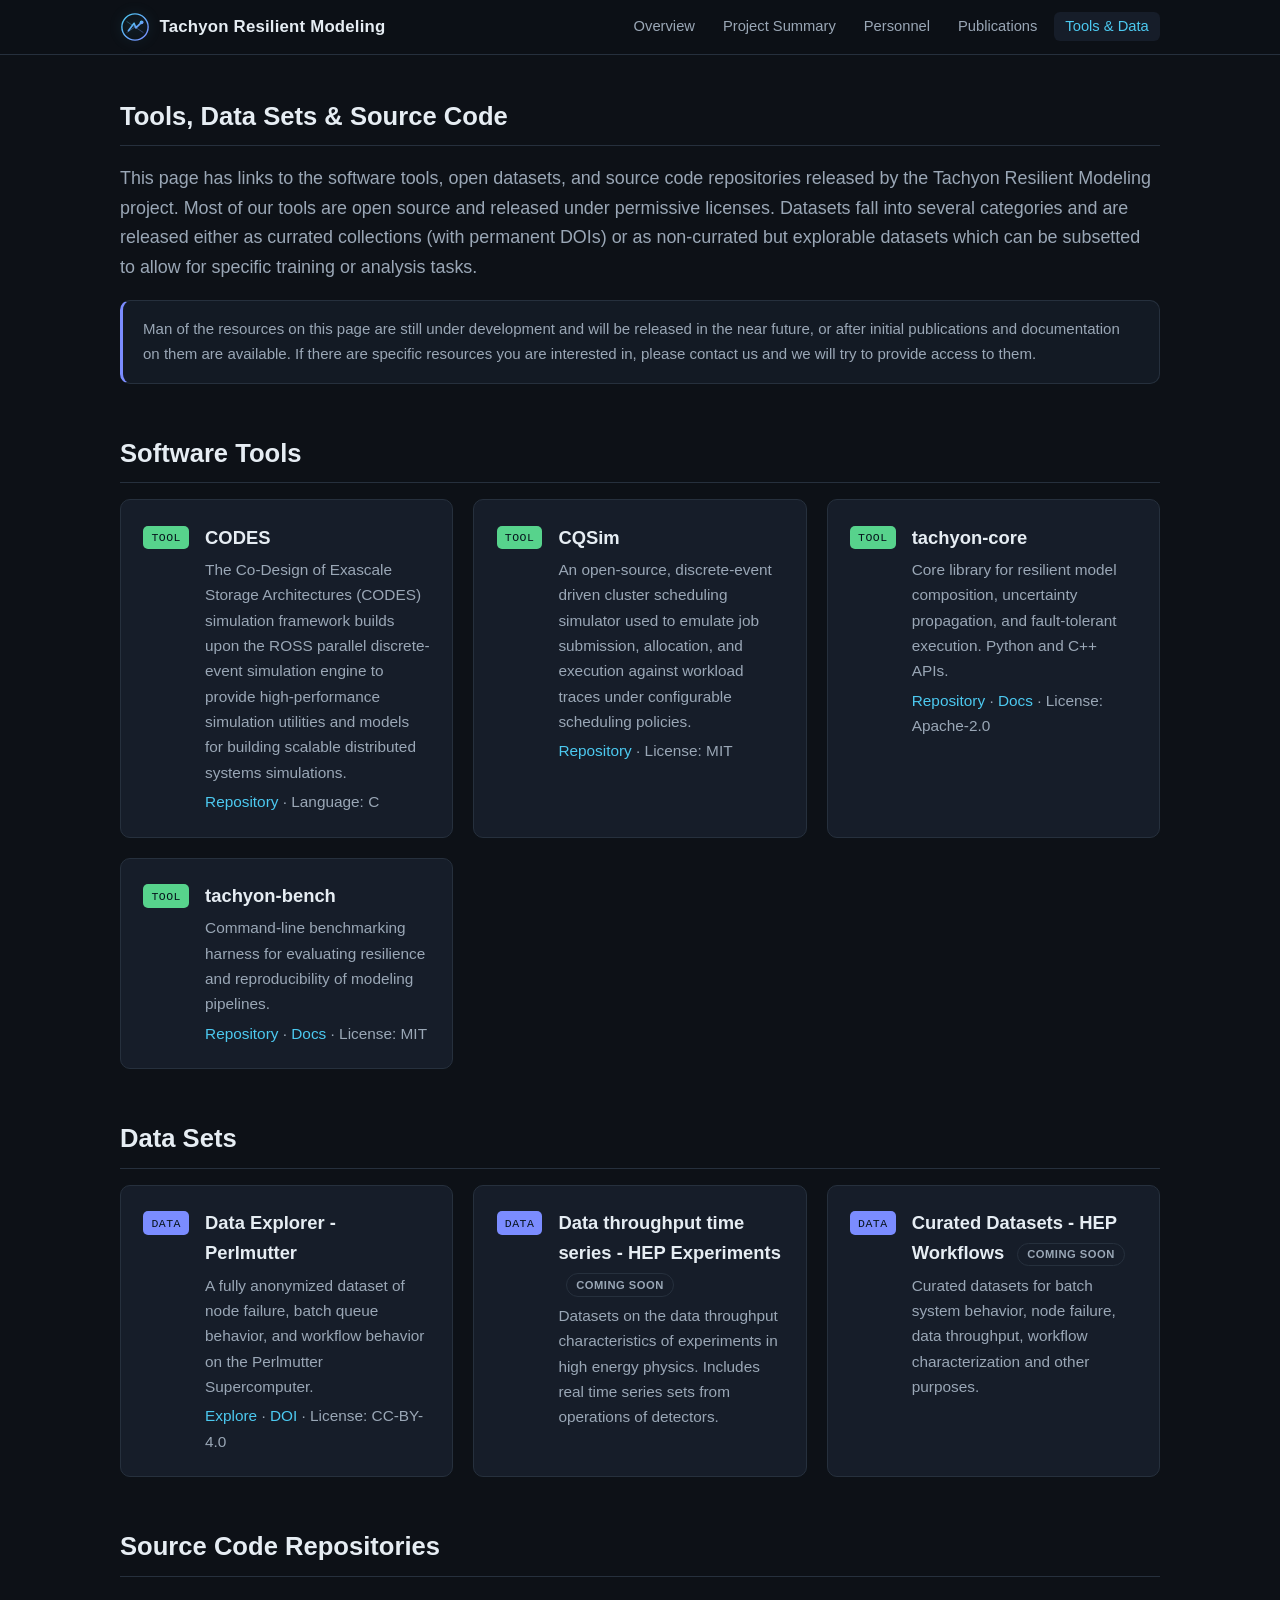
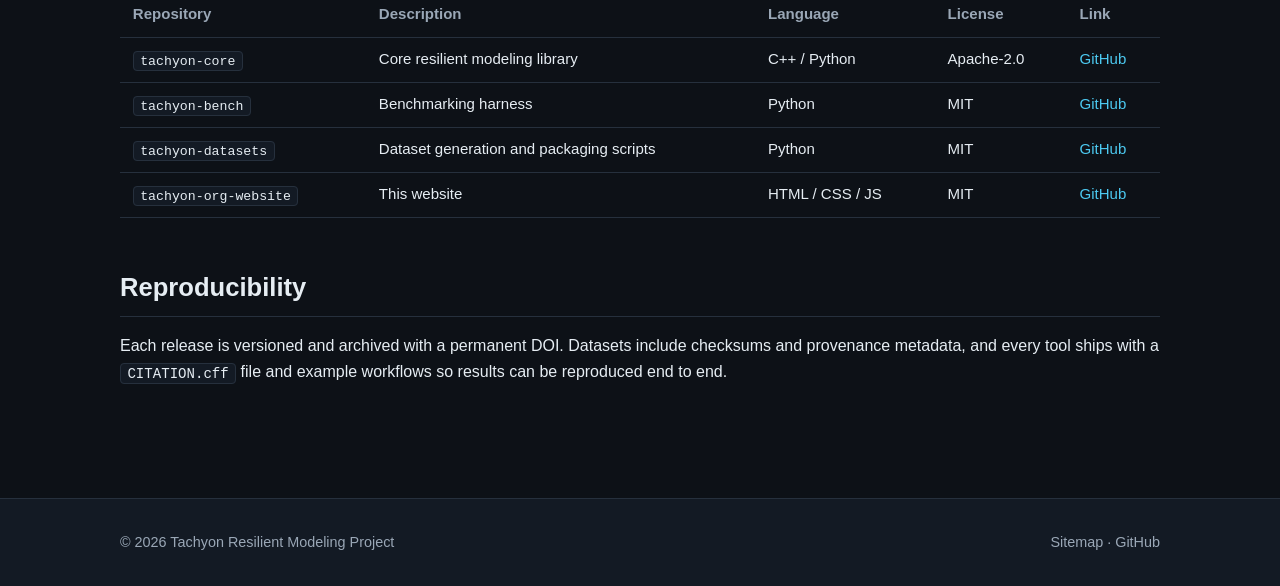
<file: web/tools.html>
<!DOCTYPE html>
<html lang="en">
<head>
  <meta charset="UTF-8" />
  <meta name="viewport" content="width=device-width, initial-scale=1.0" />
  <title>Tools, Data Sets &amp; Source Code — Tachyon Resilient Modeling</title>
  <meta name="description" content="Released software tools, open datasets, and source code repositories from the Tachyon Resilient Modeling project." />
  <link rel="icon" type="image/svg+xml" href="assets/logo.svg" />
  <link rel="stylesheet" href="css/style.css" />
</head>
<body>
  <header class="site-header">
    <nav class="nav">
      <a class="brand" href="index.html">
        <img class="logo" src="assets/logo.svg" alt="" />
        Tachyon Resilient Modeling
      </a>
      <button class="nav-toggle" aria-label="Toggle navigation">&#9776;</button>
      <ul class="nav-links">
        <li><a href="index.html">Overview</a></li>
        <li><a href="project-summary.html">Project Summary</a></li>
        <li><a href="personnel.html">Personnel</a></li>
        <li><a href="publications.html">Publications</a></li>
        <li><a href="tools.html">Tools &amp; Data</a></li>
      </ul>
    </nav>
  </header>

  <main>
    <section class="section">
      <h2>Tools, Data Sets &amp; Source Code</h2>
      <p class="lead">
        This page has links to the software tools, open datasets, and source code repositories released by the Tachyon Resilient Modeling project. Most of our tools are open source and released under permissive licenses. Datasets fall into several categories and are released either as currated collections (with permanent DOIs) or as non-currated but explorable datasets which can be subsetted to allow for specific training or analysis tasks.
      </p>
      <p class="note">
        Man of the resources on this page are still under development and will be released in the near future, or after initial publications and documentation on them are available.  If there are specific resources you are interested in, please contact us and we will try to provide access to them.
      </p>
    </section>

    <section class="section">
      <h2>Software Tools</h2>
      <div class="grid grid-2">
        <div class="card">
          <div class="resource">
            <span class="kind code">tool</span>
            <div>
              <h3 style="margin-bottom:0.2rem">CODES</h3>
              <p>
                The Co-Design of Exascale Storage Architectures (CODES) simulation
                framework builds upon the ROSS parallel discrete-event simulation
                engine to provide high-performance simulation utilities and models
                for building scalable distributed systems simulations.
              </p>
              <p>
                <a href="https://github.com/codes-org/codes">Repository</a> &middot;
                <span>Language: C</span>
              </p>
            </div>
          </div>
        </div>
        <div class="card">
          <div class="resource">
            <span class="kind code">tool</span>
            <div>
              <h3 style="margin-bottom:0.2rem">CQSim</h3>
              <p>
                An open-source, discrete-event driven cluster scheduling simulator
                used to emulate job submission, allocation, and execution against
                workload traces under configurable scheduling policies.
              </p>
              <p>
                <a href="https://github.com/SPEAR-UIC/CQSim">Repository</a> &middot;
                <span>License: MIT</span>
              </p>
            </div>
          </div>
        </div>
        <div class="card">
          <div class="resource">
            <span class="kind code">tool</span>
            <div>
              <h3 style="margin-bottom:0.2rem">tachyon-core</h3>
              <p>
                Core library for resilient model composition, uncertainty
                propagation, and fault-tolerant execution. Python and C++ APIs.
              </p>
              <p>
                <a href="https://github.com/tachyon-org">Repository</a> &middot;
                <a href="#">Docs</a> &middot; <span>License: Apache-2.0</span>
              </p>
            </div>
          </div>
        </div>
        <div class="card">
          <div class="resource">
            <span class="kind code">tool</span>
            <div>
              <h3 style="margin-bottom:0.2rem">tachyon-bench</h3>
              <p>
                Command-line benchmarking harness for evaluating resilience and
                reproducibility of modeling pipelines.
              </p>
              <p>
                <a href="https://github.com/tachyon-org">Repository</a> &middot;
                <a href="#">Docs</a> &middot; <span>License: MIT</span>
              </p>
            </div>
          </div>
        </div>
      </div>
    </section>

    <section class="section">
      <h2>Data Sets</h2>
      <div class="grid grid-2">
        <div class="card">
          <div class="resource">
            <span class="kind data">data</span>
            <div>
              <h3 style="margin-bottom:0.2rem">Data Explorer - Perlmutter</h3>
              <p>
                A fully anonymized dataset of node failure, batch queue
                behavior, and workflow behavior on the Perlmutter
                Supercomputer.
              </p>
              <p>
                <a href="https://data-explorer.tachyon-research.org/">Explore</a> &middot; <a href="#">DOI</a> &middot;
                <span>License: CC-BY-4.0</span>
              </p>
            </div>
          </div>
        </div>
        <div class="card">
          <div class="resource">
            <span class="kind data">data</span>
            <div>
              <h3 style="margin-bottom:0.2rem">Data throughput time series - HEP Experiments <span class="status-badge">Coming Soon</span></h3>
              <p>
                Datasets on the data throughput characteristics of experiments
                in high energy physics. Includes real time series sets from
                operations of detectors.
              </p>
            </div>
          </div>
        </div>
        <div class="card">
          <div class="resource">
            <span class="kind data">data</span>
            <div>
              <h3 style="margin-bottom:0.2rem">Curated Datasets - HEP Workflows <span class="status-badge">Coming Soon</span></h3>
              <p>
                Curated datasets for batch system behavior, node failure, data
                throughput, workflow characterization and other purposes.
              </p>
            </div>
          </div>
        </div>
      </div>
    </section>

    <section class="section">
      <h2>Source Code Repositories</h2>
      <div class="table-wrap">
        <table>
          <thead>
            <tr>
              <th>Repository</th>
              <th>Description</th>
              <th>Language</th>
              <th>License</th>
              <th>Link</th>
            </tr>
          </thead>
          <tbody>
            <tr>
              <td><code>tachyon-core</code></td>
              <td>Core resilient modeling library</td>
              <td>C++ / Python</td>
              <td>Apache-2.0</td>
              <td><a href="https://github.com/tachyon-org">GitHub</a></td>
            </tr>
            <tr>
              <td><code>tachyon-bench</code></td>
              <td>Benchmarking harness</td>
              <td>Python</td>
              <td>MIT</td>
              <td><a href="https://github.com/tachyon-org">GitHub</a></td>
            </tr>
            <tr>
              <td><code>tachyon-datasets</code></td>
              <td>Dataset generation and packaging scripts</td>
              <td>Python</td>
              <td>MIT</td>
              <td><a href="https://github.com/tachyon-org">GitHub</a></td>
            </tr>
            <tr>
              <td><code>tachyon-org-website</code></td>
              <td>This website</td>
              <td>HTML / CSS / JS</td>
              <td>MIT</td>
              <td><a href="https://github.com/tachyon-org/tachyon-org-website">GitHub</a></td>
            </tr>
          </tbody>
        </table>
      </div>
    </section>

    <section class="section">
      <h2>Reproducibility</h2>
      <p>
        Each release is versioned and archived with a permanent DOI. Datasets
        include checksums and provenance metadata, and every tool ships with a
        <code>CITATION.cff</code> file and example workflows so results can be
        reproduced end to end.
      </p>
    </section>
  </main>

  <footer class="site-footer">
    <div class="footer-inner">
      <div>&copy; <span id="year">2026</span> Tachyon Resilient Modeling Project</div>
      <div>
        <a href="sitemap.html">Sitemap</a> &middot;
        <a href="https://github.com/tachyon-org">GitHub</a>
      </div>
    </div>
  </footer>

  <script src="js/main.js"></script>
  <script>document.getElementById("year").textContent = new Date().getFullYear();</script>
</body>
</html>
</file>
<file: web/css/style.css>
/* Tachyon Resilient Modeling — shared stylesheet
 * Self-contained, dependency-free. Works for static S3 hosting.
 */

:root {
  --bg: #0d1117;
  --bg-alt: #131a24;
  --panel: #161d29;
  --border: #26303d;
  --text: #e6edf3;
  --text-muted: #9aa7b6;
  --accent: #4cc9f0;
  --accent-2: #7b8cff;
  --accent-glow: rgba(76, 201, 240, 0.25);
  --max-width: 1080px;
  --radius: 10px;
  --font: -apple-system, BlinkMacSystemFont, "Segoe UI", Roboto, Helvetica,
    Arial, sans-serif;
  --mono: "SF Mono", "JetBrains Mono", "Fira Code", Menlo, Consolas, monospace;
}

* {
  box-sizing: border-box;
}

html {
  scroll-behavior: smooth;
}

body {
  margin: 0;
  background: var(--bg);
  color: var(--text);
  font-family: var(--font);
  line-height: 1.65;
  -webkit-font-smoothing: antialiased;
}

a {
  color: var(--accent);
  text-decoration: none;
}
a:hover {
  text-decoration: underline;
}

/* ---------- Header / nav ---------- */
.site-header {
  position: sticky;
  top: 0;
  z-index: 50;
  background: rgba(13, 17, 23, 0.85);
  backdrop-filter: blur(10px);
  border-bottom: 1px solid var(--border);
}
.nav {
  max-width: var(--max-width);
  margin: 0 auto;
  padding: 0.75rem 1.25rem;
  display: flex;
  align-items: center;
  justify-content: space-between;
  gap: 1rem;
}
.brand {
  display: flex;
  align-items: center;
  gap: 0.6rem;
  font-weight: 700;
  color: var(--text);
  font-size: 1.05rem;
  letter-spacing: 0.2px;
}
.brand:hover {
  text-decoration: none;
}
.brand .logo {
  width: 30px;
  height: 30px;
  display: inline-block;
  filter: drop-shadow(0 0 6px var(--accent-glow));
}
.nav-links {
  display: flex;
  gap: 0.35rem;
  flex-wrap: wrap;
  list-style: none;
  margin: 0;
  padding: 0;
}
.nav-links a {
  color: var(--text-muted);
  padding: 0.4rem 0.7rem;
  border-radius: 6px;
  font-size: 0.92rem;
  transition: background 0.15s, color 0.15s;
}
.nav-links a:hover {
  color: var(--text);
  background: var(--panel);
  text-decoration: none;
}
.nav-links a.active {
  color: var(--accent);
  background: var(--panel);
}
.nav-toggle {
  display: none;
  background: none;
  border: 1px solid var(--border);
  color: var(--text);
  border-radius: 6px;
  padding: 0.35rem 0.55rem;
  cursor: pointer;
  font-size: 1.1rem;
}

/* ---------- Layout ---------- */
main {
  max-width: var(--max-width);
  margin: 0 auto;
  padding: 2.5rem 1.25rem 4rem;
}
.section {
  margin-bottom: 3rem;
}
.section h2 {
  font-size: 1.6rem;
  margin: 0 0 1rem;
  padding-bottom: 0.5rem;
  border-bottom: 1px solid var(--border);
}
.lead {
  font-size: 1.12rem;
  color: var(--text-muted);
}

/* ---------- Hero ---------- */
.hero {
  position: relative;
  overflow: hidden;
  border-bottom: 1px solid var(--border);
  background:
    radial-gradient(900px 400px at 80% -10%, rgba(123, 140, 255, 0.15), transparent),
    radial-gradient(700px 350px at 10% 10%, rgba(76, 201, 240, 0.12), transparent);
}
.hero-inner {
  max-width: var(--max-width);
  margin: 0 auto;
  padding: 4.5rem 1.25rem 3.5rem;
}
.hero-row {
  display: flex;
  align-items: center;
  justify-content: space-between;
  gap: 2rem 3rem;
}
.hero-content {
  flex: 1 1 auto;
  min-width: 0;
}
.hero h1 {
  font-size: clamp(2rem, 5vw, 3.1rem);
  line-height: 1.1;
  margin: 0 0 1rem;
  background: linear-gradient(90deg, var(--accent), var(--accent-2));
  -webkit-background-clip: text;
  background-clip: text;
  -webkit-text-fill-color: transparent;
}
.partner-logos {
  display: grid;
  grid-template-columns: repeat(2, minmax(110px, 140px));
  gap: 0.6rem;
  flex: 0 0 auto;
  list-style: none;
  margin: 0;
  padding: 0;
}
.partner-logos li {
  display: flex;
  align-items: center;
  justify-content: center;
  background: #fff;
  border-radius: 8px;
  padding: 0.5rem 0.7rem;
  transition: transform 0.15s, box-shadow 0.15s;
}
.partner-logos li:hover {
  transform: translateY(-1px);
  box-shadow: 0 4px 14px rgba(0, 0, 0, 0.25);
}
.partner-logos img {
  display: block;
  width: 100%;
  height: auto;
}
@media (max-width: 720px) {
  .hero-row {
    flex-direction: column;
    align-items: flex-start;
  }
  .partner-logos {
    align-self: stretch;
  }
}
.hero p {
  font-size: 1.2rem;
  color: var(--text-muted);
  max-width: 680px;
}
.eyebrow {
  text-transform: uppercase;
  letter-spacing: 2px;
  font-size: 0.78rem;
  color: var(--accent);
  font-weight: 600;
  margin-bottom: 0.75rem;
}
.btn-row {
  margin-top: 1.75rem;
  display: flex;
  gap: 0.75rem;
  flex-wrap: wrap;
}
.btn {
  display: inline-block;
  padding: 0.6rem 1.2rem;
  border-radius: 8px;
  font-weight: 600;
  font-size: 0.95rem;
  border: 1px solid var(--border);
  transition: transform 0.12s, box-shadow 0.12s;
}
.btn:hover {
  text-decoration: none;
  transform: translateY(-1px);
}
.btn-primary {
  background: linear-gradient(90deg, var(--accent), var(--accent-2));
  color: #06131c;
  border-color: transparent;
  box-shadow: 0 4px 18px var(--accent-glow);
}
.btn-ghost {
  color: var(--text);
  background: var(--panel);
}

/* ---------- Cards ---------- */
.grid {
  display: grid;
  gap: 1.25rem;
}
.grid-3 {
  grid-template-columns: repeat(auto-fit, minmax(260px, 1fr));
}
.grid-2 {
  grid-template-columns: repeat(auto-fit, minmax(300px, 1fr));
}
.card {
  background: var(--panel);
  border: 1px solid var(--border);
  border-radius: var(--radius);
  padding: 1.4rem;
  transition: border-color 0.15s, transform 0.15s;
}
.card:hover {
  border-color: var(--accent);
  transform: translateY(-2px);
}
.card h3 {
  margin: 0 0 0.5rem;
  font-size: 1.15rem;
}
.card .icon {
  font-size: 1.6rem;
  margin-bottom: 0.6rem;
}
.card p {
  color: var(--text-muted);
  margin: 0.25rem 0 0;
  font-size: 0.96rem;
}

/* ---------- People ---------- */
.person {
  display: flex;
  gap: 1rem;
  align-items: flex-start;
}
.avatar {
  flex: 0 0 auto;
  width: 64px;
  height: 64px;
  border-radius: 50%;
  background: linear-gradient(135deg, var(--accent), var(--accent-2));
  color: #06131c;
  display: flex;
  align-items: center;
  justify-content: center;
  font-weight: 700;
  font-size: 1.3rem;
}
.person .role {
  color: var(--accent);
  font-size: 0.85rem;
  font-weight: 600;
  text-transform: uppercase;
  letter-spacing: 0.5px;
}
.person .affil {
  color: var(--text-muted);
  font-size: 0.9rem;
}

/* ---------- Publications ---------- */
.pub-list {
  list-style: none;
  margin: 0;
  padding: 0;
}
.pub {
  background: var(--panel);
  border: 1px solid var(--border);
  border-left: 3px solid var(--accent);
  border-radius: var(--radius);
  padding: 1.1rem 1.3rem;
  margin-bottom: 1rem;
}
.pub .title {
  font-weight: 600;
  font-size: 1.05rem;
}
.pub .authors {
  color: var(--text-muted);
  font-size: 0.92rem;
}
.pub .venue {
  font-style: italic;
  color: var(--text-muted);
  font-size: 0.92rem;
}
.pub .tags {
  margin-top: 0.5rem;
}
.tag {
  display: inline-block;
  font-size: 0.75rem;
  color: var(--accent);
  border: 1px solid var(--border);
  border-radius: 999px;
  padding: 0.1rem 0.6rem;
  margin-right: 0.35rem;
}
.year-badge {
  float: right;
  font-family: var(--mono);
  color: var(--accent-2);
  font-size: 0.9rem;
}

/* ---------- Resource / tools list ---------- */
.resource {
  display: flex;
  gap: 1rem;
  align-items: flex-start;
}
.resource .kind {
  font-family: var(--mono);
  font-size: 0.72rem;
  text-transform: uppercase;
  letter-spacing: 0.5px;
  color: #06131c;
  background: var(--accent);
  border-radius: 5px;
  padding: 0.15rem 0.5rem;
  white-space: nowrap;
  margin-top: 0.2rem;
}
.resource .kind.data {
  background: var(--accent-2);
}
.resource .kind.code {
  background: #57d38c;
}
.status-badge {
  display: inline-block;
  font-size: 0.7rem;
  font-weight: 600;
  text-transform: uppercase;
  letter-spacing: 0.5px;
  color: var(--text-muted);
  border: 1px solid var(--border);
  border-radius: 999px;
  padding: 0.1rem 0.55rem;
  margin-left: 0.5rem;
  vertical-align: middle;
}

/* ---------- Tables ---------- */
.table-wrap {
  overflow-x: auto;
}
table {
  border-collapse: collapse;
  width: 100%;
  font-size: 0.94rem;
}
th,
td {
  text-align: left;
  padding: 0.6rem 0.8rem;
  border-bottom: 1px solid var(--border);
}
th {
  color: var(--text-muted);
  font-weight: 600;
}
code {
  font-family: var(--mono);
  background: var(--bg-alt);
  border: 1px solid var(--border);
  border-radius: 4px;
  padding: 0.1rem 0.4rem;
  font-size: 0.88em;
}

/* ---------- Callout ---------- */
.note {
  background: var(--bg-alt);
  border: 1px solid var(--border);
  border-left: 3px solid var(--accent-2);
  border-radius: var(--radius);
  padding: 1rem 1.25rem;
  color: var(--text-muted);
  font-size: 0.94rem;
}

/* ---------- Footer ---------- */
.site-footer {
  border-top: 1px solid var(--border);
  background: var(--bg-alt);
}
.footer-inner {
  max-width: var(--max-width);
  margin: 0 auto;
  padding: 2rem 1.25rem;
  display: flex;
  flex-wrap: wrap;
  gap: 1rem;
  justify-content: space-between;
  color: var(--text-muted);
  font-size: 0.9rem;
}
.footer-inner a {
  color: var(--text-muted);
}
.footer-inner a:hover {
  color: var(--accent);
}

/* ---------- Responsive ---------- */
@media (max-width: 720px) {
  .nav-toggle {
    display: inline-block;
  }
  .nav-links {
    display: none;
    width: 100%;
    flex-direction: column;
  }
  .nav-links.open {
    display: flex;
  }
  .nav {
    flex-wrap: wrap;
  }
}
</file>
